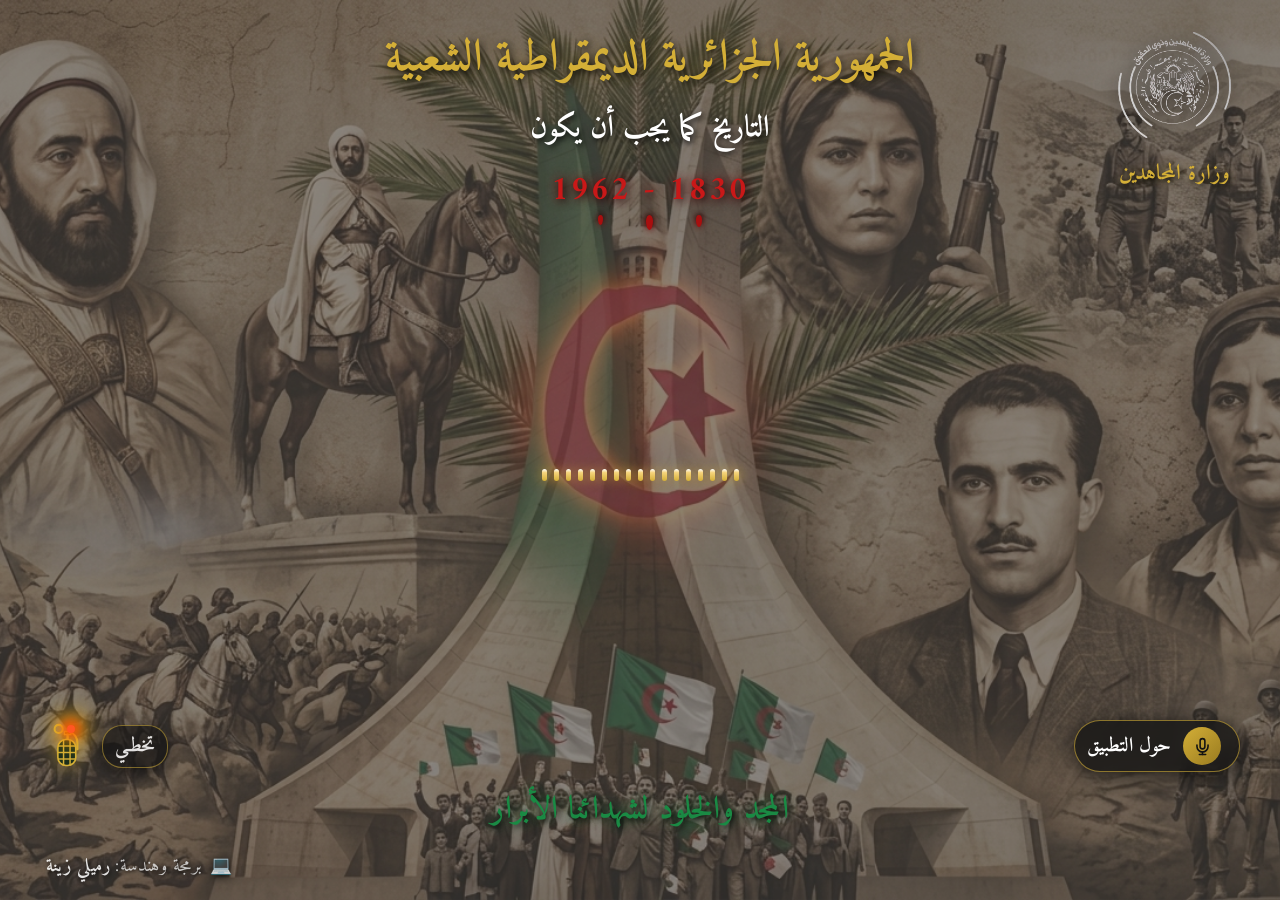
<file: index.html>
<!DOCTYPE html>
<html lang="ar" dir="rtl">
<head>
    <meta charset="UTF-8">
    <meta name="viewport" content="width=device-width, initial-scale=1.0">
    <title>الجمهورية الجزائرية الديمقراطية الشعبية</title>
    <link rel="stylesheet" href="style.css">
</head>
<body class="home-page">

    <div class="overlay"></div>

    <header class="top-header">
        <div class="logo-box">
            <img src="ministry-logo.jpg" alt="شعار وزارة المجاهدين" class="ministry-logo">
            <span class="logo-label">وزارة المجاهدين</span>
        </div>

        <div class="titles-box">
            <h1 class="main-country-title">الجمهورية الجزائرية الديمقراطية الشعبية</h1>
            <h2 class="sub-country-title">التاريخ كما يجب أن يكون</h2>
            
            <div class="revolution-era">
                <span class="era-years">1830 - 1962</span>
                <div class="blood-drops">
                    <span class="blood-drop drop-1"></span>
                    <span class="blood-drop drop-2"></span>
                    <span class="blood-drop drop-3"></span>
                </div>
            </div>
        </div>

        <div class="header-spacer"></div>
    </header>

    <!-- الأمواج الصوتية التفاعلية في الوسط -->
    <main class="waves-container" id="waves-trigger" title="اضغط لتشغيل أو إيقاف النشيد">
        <div class="wave-bar"></div>
        <div class="wave-bar"></div>
        <div class="wave-bar"></div>
        <div class="wave-bar"></div>
        <div class="wave-bar"></div>
        <div class="wave-bar"></div>
        <div class="wave-bar"></div>
        <div class="wave-bar"></div>
        <div class="wave-bar"></div>
        <div class="wave-bar"></div>
        <div class="wave-bar"></div>
        <div class="wave-bar"></div>
        <div class="wave-bar"></div>
        <div class="wave-bar"></div>
        <div class="wave-bar"></div>
        <div class="wave-bar"></div>
        <div class="wave-bar"></div>
    </main>

    <!-- المنطقة السفلية بالمستويات الثلاثة -->
    <footer class="bottom-section">
        <!-- المستوى 1: الأزرار المتقابلة -->
        <div class="action-buttons-row">
            <!-- اليمين: زر حول التطبيق -->
            <button class="about-mic-btn" id="about-btn" title="الاستماع إلى: حول التطبيق">
                <div class="mic-icon-box">
                    <svg class="mic-svg" viewBox="0 0 24 24" fill="none" stroke="currentColor" stroke-width="2" stroke-linecap="round" stroke-linejoin="round">
                        <path d="M12 2a3 3 0 0 0-3 3v7a3 3 0 0 0 6 0V5a3 3 0 0 0-3-3Z"></path>
                        <path d="M19 10v2a7 7 0 0 1-14 0v-2"></path>
                        <line x1="12" y1="19" x2="12" y2="22"></line>
                        <line x1="8" y1="22" x2="16" y2="22"></line>
                    </svg>
                    <div class="mic-pulse-ring"></div>
                </div>
                <span class="about-text">حول التطبيق</span>
            </button>

            <!-- اليسار: زر التخطي -->
           <a href="home.html" class="grenade-skip-btn" id="skip-btn" title="تخطي إلى الصفحة الرئيسية">
                <span class="skip-tooltip">تخطـي</span>
                <div class="grenade-wrapper">
                    <div class="spark spark-1"></div>
                    <div class="spark spark-2"></div>
                    <div class="spark spark-3"></div>
                    <div class="fuse-glow"></div>
                    
                    <svg class="grenade-svg" viewBox="0 0 64 64" fill="none" xmlns="http://www.w3.org/2000/svg">
                        <circle cx="23" cy="11" r="5" stroke="#d4af37" stroke-width="2.5" fill="none" />
                        <path d="M30 14H38V18H30Z" fill="#a37c15" stroke="#d4af37" stroke-width="1.5" />
                        <path d="M34 18V23" stroke="#d4af37" stroke-width="3" stroke-linecap="round" />
                        <path d="M37 15C42 16 46 22 46 28V36" stroke="#d4af37" stroke-width="2.5" stroke-linecap="round" fill="none" />
                        <rect x="22" y="24" width="22" height="32" rx="10" fill="#1b2e1b" stroke="#d4af37" stroke-width="2" />
                        <line x1="22" y1="32" x2="44" y2="32" stroke="#d4af37" stroke-width="1.8" />
                        <line x1="22" y1="40" x2="44" y2="40" stroke="#d4af37" stroke-width="1.8" />
                        <line x1="22" y1="48" x2="44" y2="48" stroke="#d4af37" stroke-width="1.8" />
                        <line x1="29" y1="24" x2="29" y2="56" stroke="#d4af37" stroke-width="1.8" />
                        <line x1="37" y1="24" x2="37" y2="56" stroke="#d4af37" stroke-width="1.8" />
                    </svg>
                </div>
            </a>
        </div>

        <!-- المستوى 2: جملة المجد والخلود في الوسط بالأخضر -->
        <div class="martyrs-quote-row">
            <p class="martyrs-quote">المجد والخلود لشهدائنا الأبرار</p>
        </div>

        <!-- المستوى 3: اللاصقة في أقصى اليسار بدون إطار -->
        <div class="developer-badge-row">
            <div class="developer-badge" title="المطوّرة">
                <span class="badge-icon">💻</span>
                <span class="badge-text">برمجة وهندسة: <strong>رميلي زينة</strong></span>
            </div>
        </div>
    </footer>

    <!-- ملفات الصوت -->
    <audio id="anthem-player" loop>
        <source src="lime nationnale.mp3" type="audio/mpeg">
    </audio>

    <audio id="about-player">
        <source src="À propos de l'application.mp3" type="audio/mpeg">
    </audio>

    <script src="main.js"></script>
</body>
</html>
</file>
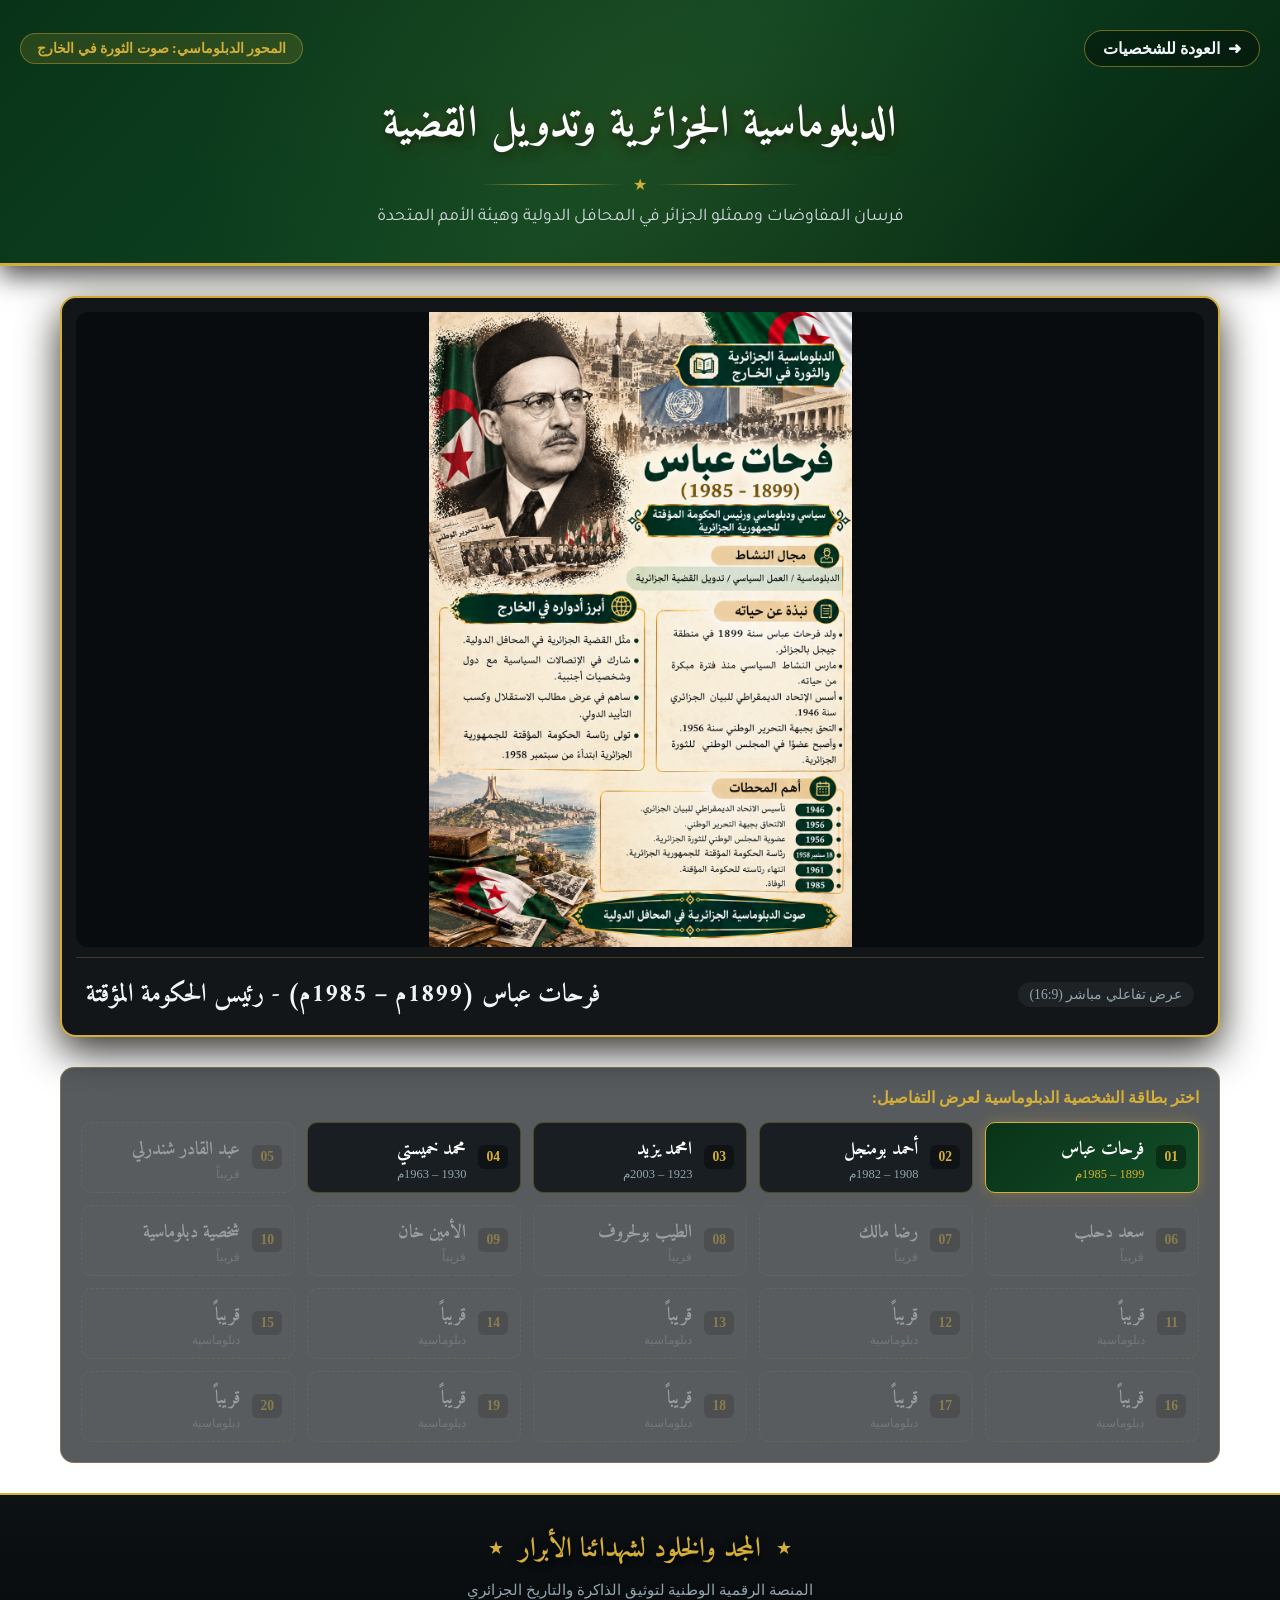
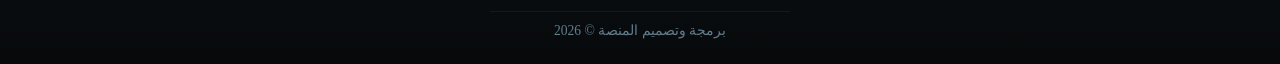
<file: diplomacy.html>
<!DOCTYPE html>
<html lang="ar" dir="rtl">
<head>
    <meta charset="UTF-8">
    <meta name="viewport" content="width=device-width, initial-scale=1.0">
    <title>الدبلوماسية الجزائرية والثورة في الخارج | التاريخ كما يجب أن يكون</title>
    <link rel="stylesheet" href="sections-style.css">
    <!-- الخطوط المعتمدة للمنصة -->
    <link rel="preconnect" href="https://fonts.googleapis.com">
    <link rel="preconnect" href="https://fonts.gstatic.com" crossorigin>
    <link href="https://fonts.googleapis.com/css2?family=Amiri:ital,wght@0,400;0,700;1,400;1,700&family=Tajawal:wght@400;500;700;800&display=swap" rel="stylesheet">
</head>
<body class="site-body">

    <!-- الترويسة الرسمية لمحور الدبلوماسية -->
    <header class="section-hero-header">
        <div class="header-overlay"></div>
        <div class="header-content-inner">
            <div class="header-top-nav">
                <a href="personalities.html" class="nav-return-btn">
                    <span class="btn-arrow">➜</span> العودة للشخصيات
                </a>
                <span class="header-badge">المحور الدبلوماسي: صوت الثورة في الخارج</span>
            </div>
            
            <div class="header-center-info">
                <h1 class="portal-main-title">الدبلوماسية الجزائرية وتدويل القضية</h1>
                <div class="title-separator">
                    <span class="sep-line"></span>
                    <span class="sep-star">★</span>
                    <span class="sep-line"></span>
                </div>
                <p class="portal-subtitle">فرسان المفاوضات وممثلو الجزائر في المحافل الدولية وهيئة الأمم المتحدة</p>
            </div>
        </div>
    </header>

    <!-- منطقة العارض التفاعلي المباشر (16:9) -->
    <main class="interactive-stage-container">
        
        <!-- 1. شاشة العرض العريضة 16:9 -->
        <section class="main-display-screen">
            <div class="screen-frame-16-9">
                <img id="mainViewerImg" src="diplomacy-cards/ferhat-abbas.png" alt="لوحة الشخصية الدبلوماسية" class="viewer-image">
            </div>
            <div class="screen-meta-bar">
                <div class="meta-tag">عرض تفاعلي مباشر (16:9)</div>
                <h2 id="mainViewerTitle" class="meta-title">فرحات عباس (1899م – 1985م) - رئيس الحكومة المؤقتة</h2>
            </div>
        </section>

        <!-- 2. شريط الكروت التفاعلي لاختيار الدبلوماسي -->
        <section class="selector-carousel-section">
            <div class="carousel-heading">
                <span>اختر بطاقة الشخصية الدبلوماسية لعرض التفاصيل:</span>
            </div>

            <div class="cards-carousel-track">
                
                <!-- 1. فرحات عباس (المحدد افتراضياً) -->
                <button class="selector-tile active" onclick="switchLeader(this, 'diplomacy-cards/ferhat-abbas.png', 'فرحات عباس (1899م – 1985م) - رئيس الحكومة المؤقتة')">
                    <div class="tile-number">01</div>
                    <div class="tile-info">
                        <strong class="tile-title">فرحات عباس</strong>
                        <span class="tile-years">1899 – 1985م</span>
                    </div>
                </button>

                <!-- 2. أحمد بومنجل -->
                <button class="selector-tile" onclick="switchLeader(this, 'diplomacy-cards/ahmed-boumendjel.png', 'أحمد بومنجل (1908م – 1982م) - مفاوض ومحامي الثورة')">
                    <div class="tile-number">02</div>
                    <div class="tile-info">
                        <strong class="tile-title">أحمد بومنجل</strong>
                        <span class="tile-years">1908 – 1982م</span>
                    </div>
                </button>

                <!-- 3. امحمد يزيد -->
                <button class="selector-tile" onclick="switchLeader(this, 'diplomacy-cards/mohamed-yazid.png', 'امحمد يزيد (1923م – 2003م) - وزير الإعلام وممثل الأمم المتحدة')">
                    <div class="tile-number">03</div>
                    <div class="tile-info">
                        <strong class="tile-title">امحمد يزيد</strong>
                        <span class="tile-years">1923 – 2003م</span>
                    </div>
                </button>

                <!-- 4. محمد خميستي -->
                <button class="selector-tile" onclick="switchLeader(this, 'diplomacy-cards/mohamed-khemisti.png', 'محمد خميستي (1930م – 1963م) - أول وزير خارجية بعد الاستقلال')">
                    <div class="tile-number">04</div>
                    <div class="tile-info">
                        <strong class="tile-title">محمد خميستي</strong>
                        <span class="tile-years">1930 – 1963م</span>
                    </div>
                </button>

                <!-- الخانات الشاغرة (قيد التجهيز) -->
                <div class="selector-tile disabled"><div class="tile-number">05</div><div class="tile-info"><strong class="tile-title">عبد القادر شندرلي</strong><span class="tile-years">قريباً</span></div></div>
                <div class="selector-tile disabled"><div class="tile-number">06</div><div class="tile-info"><strong class="tile-title">سعد دحلب</strong><span class="tile-years">قريباً</span></div></div>
                <div class="selector-tile disabled"><div class="tile-number">07</div><div class="tile-info"><strong class="tile-title">رضا مالك</strong><span class="tile-years">قريباً</span></div></div>
                <div class="selector-tile disabled"><div class="tile-number">08</div><div class="tile-info"><strong class="tile-title">الطيب بولحروف</strong><span class="tile-years">قريباً</span></div></div>
                <div class="selector-tile disabled"><div class="tile-number">09</div><div class="tile-info"><strong class="tile-title">الأمين خان</strong><span class="tile-years">قريباً</span></div></div>
                <div class="selector-tile disabled"><div class="tile-number">10</div><div class="tile-info"><strong class="tile-title">شخصية دبلوماسية</strong><span class="tile-years">قريباً</span></div></div>
                <div class="selector-tile disabled"><div class="tile-number">11</div><div class="tile-info"><strong class="tile-title">قريباً</strong><span class="tile-years">دبلوماسية</span></div></div>
                <div class="selector-tile disabled"><div class="tile-number">12</div><div class="tile-info"><strong class="tile-title">قريباً</strong><span class="tile-years">دبلوماسية</span></div></div>
                <div class="selector-tile disabled"><div class="tile-number">13</div><div class="tile-info"><strong class="tile-title">قريباً</strong><span class="tile-years">دبلوماسية</span></div></div>
                <div class="selector-tile disabled"><div class="tile-number">14</div><div class="tile-info"><strong class="tile-title">قريباً</strong><span class="tile-years">دبلوماسية</span></div></div>
                <div class="selector-tile disabled"><div class="tile-number">15</div><div class="tile-info"><strong class="tile-title">قريباً</strong><span class="tile-years">دبلوماسية</span></div></div>
                <div class="selector-tile disabled"><div class="tile-number">16</div><div class="tile-info"><strong class="tile-title">قريباً</strong><span class="tile-years">دبلوماسية</span></div></div>
                <div class="selector-tile disabled"><div class="tile-number">17</div><div class="tile-info"><strong class="tile-title">قريباً</strong><span class="tile-years">دبلوماسية</span></div></div>
                <div class="selector-tile disabled"><div class="tile-number">18</div><div class="tile-info"><strong class="tile-title">قريباً</strong><span class="tile-years">دبلوماسية</span></div></div>
                <div class="selector-tile disabled"><div class="tile-number">19</div><div class="tile-info"><strong class="tile-title">قريباً</strong><span class="tile-years">دبلوماسية</span></div></div>
                <div class="selector-tile disabled"><div class="tile-number">20</div><div class="tile-info"><strong class="tile-title">قريباً</strong><span class="tile-years">دبلوماسية</span></div></div>

            </div>
        </section>

    </main>

    <!-- التذييل الرسمي للمنصة -->
    <footer class="site-official-footer">
        <div class="footer-inner">
            <div class="footer-seal-emblem">
                <span class="emblem-star">★</span>
                <h3 class="footer-glory">المجد والخلود لشهدائنا الأبرار</h3>
                <span class="emblem-star">★</span>
            </div>
            <p class="footer-copy">المنصة الرقمية الوطنية لتوثيق الذاكرة والتاريخ الجزائري</p>
            <div class="developer-tag">برمجة وتصميم المنصة &copy; 2026</div>
        </div>
    </footer>

    <!-- سكريبت التبديل الفوري -->
    <script>
        function switchLeader(buttonElement, imagePath, titleText) {
            const allTiles = document.querySelectorAll('.selector-tile');
            allTiles.forEach(tile => tile.classList.remove('active'));

            buttonElement.classList.add('active');

            const viewerImg = document.getElementById('mainViewerImg');
            const viewerTitle = document.getElementById('mainViewerTitle');

            viewerImg.style.opacity = '0.2';
            setTimeout(() => {
                viewerImg.src = encodeURI(imagePath);
                viewerTitle.textContent = titleText;
                viewerImg.style.opacity = '1';
            }, 150);
        }
    </script>
</body>
</html>
</file>
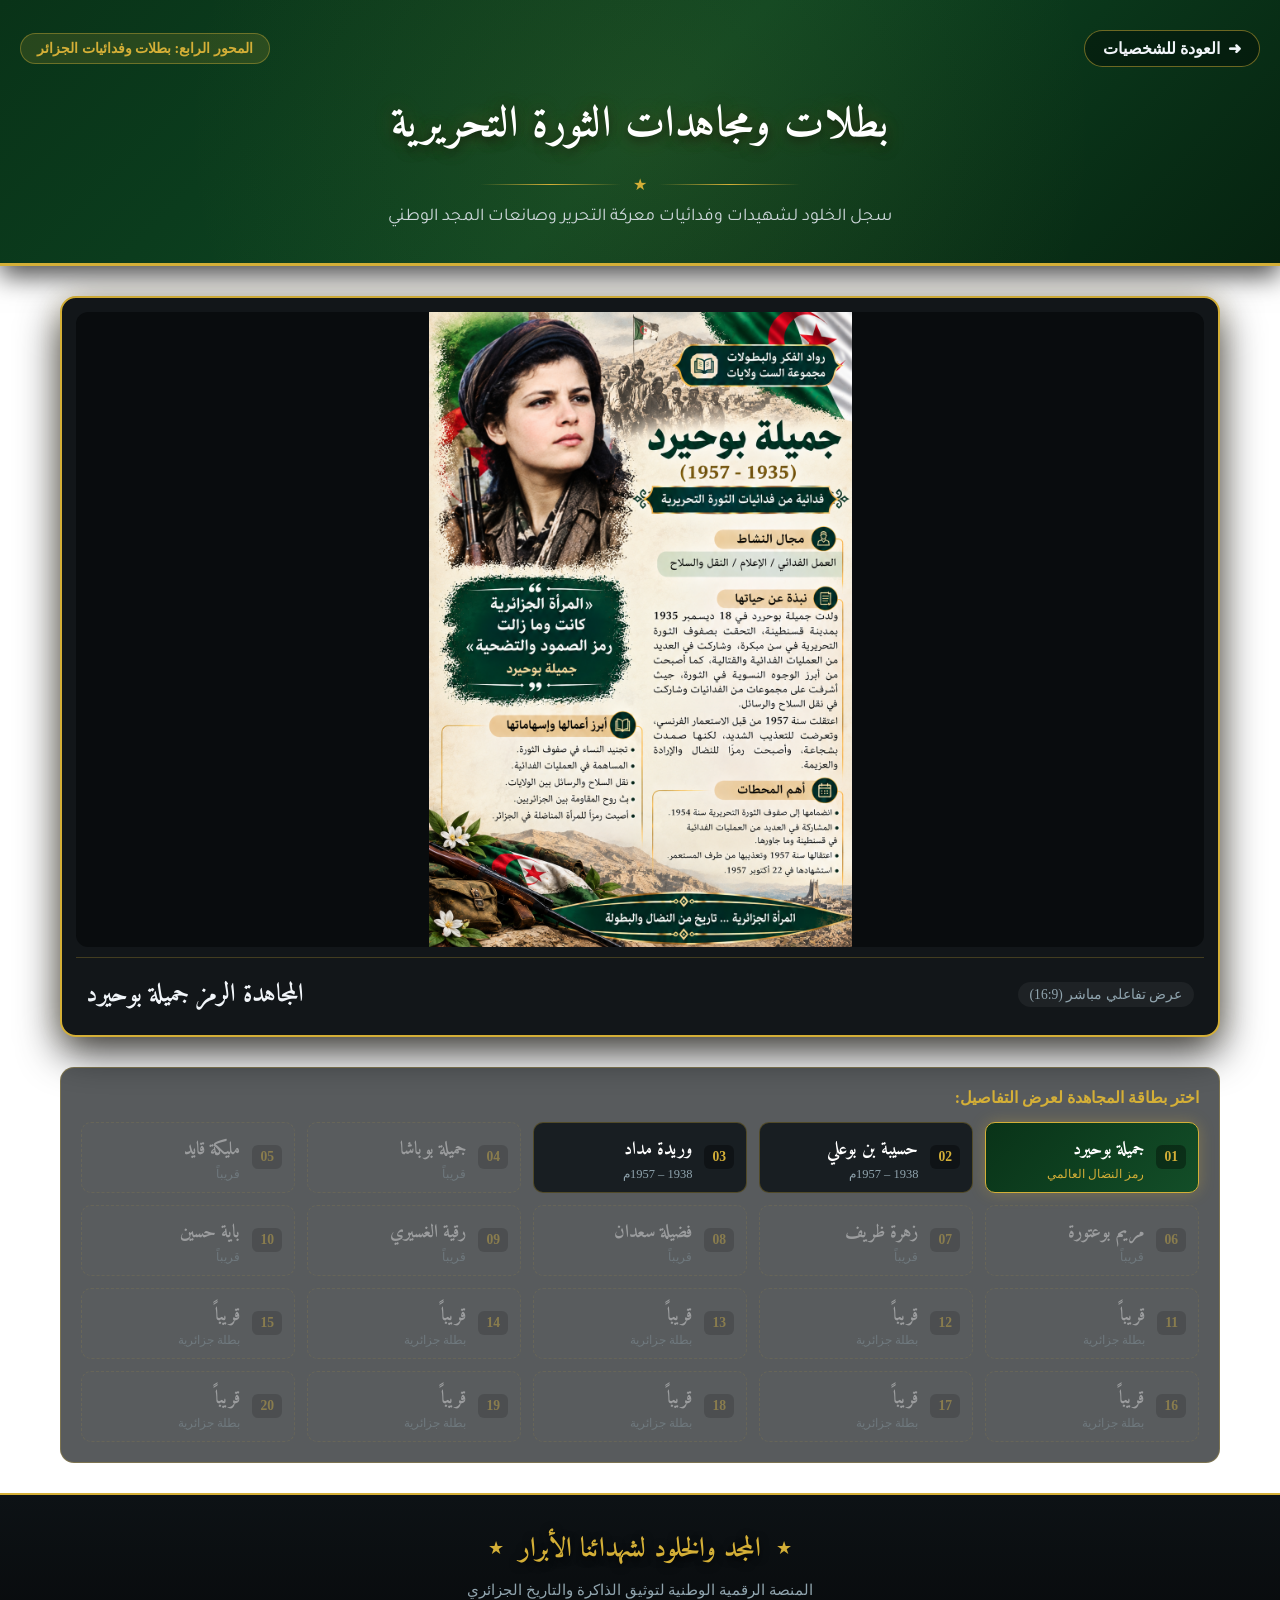
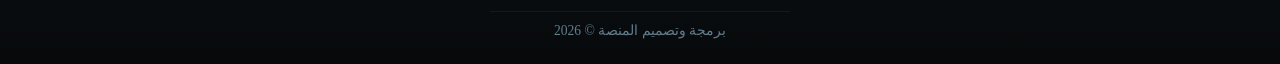
<file: heroines.html>
<!DOCTYPE html>
<html lang="ar" dir="rtl">
<head>
    <meta charset="UTF-8">
    <meta name="viewport" content="width=device-width, initial-scale=1.0">
    <title>بطلات وفدائيات الجزائر | التاريخ كما يجب أن يكون</title>
    <link rel="stylesheet" href="sections-style.css">
    <!-- استدعاء الخطوط العربية المعتمدة -->
    <link rel="preconnect" href="https://fonts.googleapis.com">
    <link rel="preconnect" href="https://fonts.gstatic.com" crossorigin>
    <link href="https://fonts.googleapis.com/css2?family=Amiri:ital,wght@0,400;0,700;1,400;1,700&family=Tajawal:wght@400;500;700;800&display=swap" rel="stylesheet">
</head>
<body class="site-body">

    <!-- الترويسة الملكية للمحور الرابع: بطلات الجزائر -->
    <header class="section-hero-header">
        <div class="header-overlay"></div>
        <div class="header-content-inner">
            <div class="header-top-nav">
                <a href="personalities.html" class="nav-return-btn">
                    <span class="btn-arrow">➜</span> العودة للشخصيات
                </a>
                <span class="header-badge">المحور الرابع: بطلات وفدائيات الجزائر</span>
            </div>
            
            <div class="header-center-info">
                <h1 class="portal-main-title">بطلات ومجاهدات الثورة التحريرية</h1>
                <div class="title-separator">
                    <span class="sep-line"></span>
                    <span class="sep-star">★</span>
                    <span class="sep-line"></span>
                </div>
                <p class="portal-subtitle">سجل الخلود لشهيدات وفدائيات معركة التحرير وصانعات المجد الوطني</p>
            </div>
        </div>
    </header>

    <!-- منطقة العارض التفاعلي المباشر (16:9) -->
    <main class="interactive-stage-container">
        
        <!-- 1. شاشة العرض العريضة 16:9 -->
        <section class="main-display-screen">
            <div class="screen-frame-16-9">
                <img id="mainViewerImg" src="heroines-cards/djamila-bouhired.png" alt="لوحة البطلة" class="viewer-image">
            </div>
            <div class="screen-meta-bar">
                <div class="meta-tag">عرض تفاعلي مباشر (16:9)</div>
                <h2 id="mainViewerTitle" class="meta-title">المجاهدة الرمز جميلة بوحيرد</h2>
            </div>
        </section>

        <!-- 2. شريط الكروت التفاعلي لاختيار البطلة -->
        <section class="selector-carousel-section">
            <div class="carousel-heading">
                <span>اختر بطاقة المجاهدة لعرض التفاصيل:</span>
            </div>

            <div class="cards-carousel-track">
                
                <!-- 1. جميلة بوحيرد (المحددة افتراضياً) -->
                <button class="selector-tile active" onclick="switchLeader(this, 'heroines-cards/djamila-bouhired.png', 'المجاهدة الرمز جميلة بوحيرد (أيقونة الفداء)')">
                    <div class="tile-number">01</div>
                    <div class="tile-info">
                        <strong class="tile-title">جميلة بوحيرد</strong>
                        <span class="tile-years">رمز النضال العالمي</span>
                    </div>
                </button>

                <!-- 2. حسيبة بن بوعلي -->
                <button class="selector-tile" onclick="switchLeader(this, 'heroines-cards/hassiba-ben-bouali.png', 'الشهيدة حسيبة بن بوعلي (1938م – 1957م)')">
                    <div class="tile-number">02</div>
                    <div class="tile-info">
                        <strong class="tile-title">حسيبة بن بوعلي</strong>
                        <span class="tile-years">1938 – 1957م</span>
                    </div>
                </button>

                <!-- 3. وريدة مداد -->
                <button class="selector-tile" onclick="switchLeader(this, 'heroines-cards/ourida-meddad.png', 'الشهيدة وريدة مداد (1938م – 1957م)')">
                    <div class="tile-number">03</div>
                    <div class="tile-info">
                        <strong class="tile-title">وريدة مداد</strong>
                        <span class="tile-years">1938 – 1957م</span>
                    </div>
                </button>

                <!-- 4. جميلة بوباشا -->
                <div class="selector-tile disabled"><div class="tile-number">04</div><div class="tile-info"><strong class="tile-title">جميلة بوباشا</strong><span class="tile-years">قريباً</span></div></div>

                <!-- 5. مليكة قايد -->
                <div class="selector-tile disabled"><div class="tile-number">05</div><div class="tile-info"><strong class="tile-title">مليكة قايد</strong><span class="tile-years">قريباً</span></div></div>

                <!-- 6. مريم بوعتورة -->
                <div class="selector-tile disabled"><div class="tile-number">06</div><div class="tile-info"><strong class="tile-title">مريم بوعتورة</strong><span class="tile-years">قريباً</span></div></div>

                <!-- 7. زهرة ظريف دريف -->
                <div class="selector-tile disabled"><div class="tile-number">07</div><div class="tile-info"><strong class="tile-title">زهرة ظريف</strong><span class="tile-years">قريباً</span></div></div>

                <!-- 8. فضيلة سعدان -->
                <div class="selector-tile disabled"><div class="tile-number">08</div><div class="tile-info"><strong class="tile-title">فضيلة سعدان</strong><span class="tile-years">قريباً</span></div></div>

                <!-- 9. رقية الغسيري -->
                <div class="selector-tile disabled"><div class="tile-number">09</div><div class="tile-info"><strong class="tile-title">رقية الغسيري</strong><span class="tile-years">قريباً</span></div></div>

                <!-- 10. باية حسين -->
                <div class="selector-tile disabled"><div class="tile-number">10</div><div class="tile-info"><strong class="tile-title">باية حسين</strong><span class="tile-years">قريباً</span></div></div>

                <!-- الخانات الشاغرة من 11 إلى 20 -->
                <div class="selector-tile disabled"><div class="tile-number">11</div><div class="tile-info"><strong class="tile-title">قريباً</strong><span class="tile-years">بطلة جزائرية</span></div></div>
                <div class="selector-tile disabled"><div class="tile-number">12</div><div class="tile-info"><strong class="tile-title">قريباً</strong><span class="tile-years">بطلة جزائرية</span></div></div>
                <div class="selector-tile disabled"><div class="tile-number">13</div><div class="tile-info"><strong class="tile-title">قريباً</strong><span class="tile-years">بطلة جزائرية</span></div></div>
                <div class="selector-tile disabled"><div class="tile-number">14</div><div class="tile-info"><strong class="tile-title">قريباً</strong><span class="tile-years">بطلة جزائرية</span></div></div>
                <div class="selector-tile disabled"><div class="tile-number">15</div><div class="tile-info"><strong class="tile-title">قريباً</strong><span class="tile-years">بطلة جزائرية</span></div></div>
                <div class="selector-tile disabled"><div class="tile-number">16</div><div class="tile-info"><strong class="tile-title">قريباً</strong><span class="tile-years">بطلة جزائرية</span></div></div>
                <div class="selector-tile disabled"><div class="tile-number">17</div><div class="tile-info"><strong class="tile-title">قريباً</strong><span class="tile-years">بطلة جزائرية</span></div></div>
                <div class="selector-tile disabled"><div class="tile-number">18</div><div class="tile-info"><strong class="tile-title">قريباً</strong><span class="tile-years">بطلة جزائرية</span></div></div>
                <div class="selector-tile disabled"><div class="tile-number">19</div><div class="tile-info"><strong class="tile-title">قريباً</strong><span class="tile-years">بطلة جزائرية</span></div></div>
                <div class="selector-tile disabled"><div class="tile-number">20</div><div class="tile-info"><strong class="tile-title">قريباً</strong><span class="tile-years">بطلة جزائرية</span></div></div>

            </div>
        </section>

    </main>

    <!-- التذييل الرسمي للمنصة -->
    <footer class="site-official-footer">
        <div class="footer-inner">
            <div class="footer-seal-emblem">
                <span class="emblem-star">★</span>
                <h3 class="footer-glory">المجد والخلود لشهدائنا الأبرار</h3>
                <span class="emblem-star">★</span>
            </div>
            <p class="footer-copy">المنصة الرقمية الوطنية لتوثيق الذاكرة والتاريخ الجزائري</p>
            <div class="developer-tag">برمجة وتصميم المنصة &copy; 2026</div>
        </div>
    </footer>

    <!-- سكريبت التبديل الفوري والانسيابي -->
    <script>
        function switchLeader(buttonElement, imagePath, titleText) {
            const allTiles = document.querySelectorAll('.selector-tile');
            allTiles.forEach(tile => tile.classList.remove('active'));

            buttonElement.classList.add('active');

            const viewerImg = document.getElementById('mainViewerImg');
            const viewerTitle = document.getElementById('mainViewerTitle');

            viewerImg.style.opacity = '0.2';
            setTimeout(() => {
                viewerImg.src = encodeURI(imagePath);
                viewerTitle.textContent = titleText;
                viewerImg.style.opacity = '1';
            }, 150);
        }
    </script>
</body>
</html>
</file>
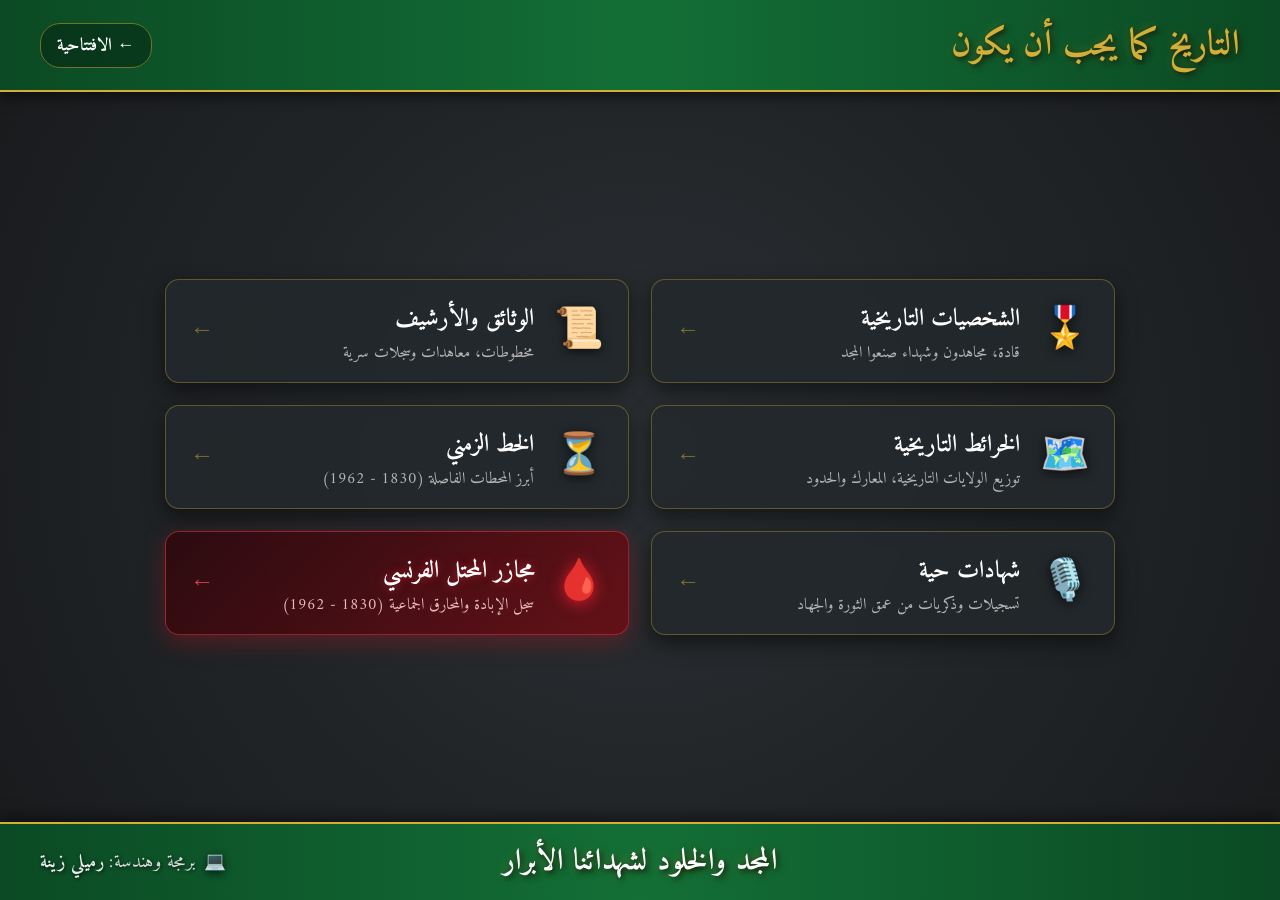
<file: home.html>
<!DOCTYPE html>
<html lang="ar" dir="rtl">
<head>
    <meta charset="UTF-8">
    <meta name="viewport" content="width=device-width, initial-scale=1.0">
    <title>التاريخ كما يجب أن يكون - المنصة الرئيسية</title>
    <link rel="stylesheet" href="home-style.css">
</head>
<body class="main-platform-page">

    <!-- رأس الصفحة الأخضر -->
    <header class="main-header">
        <div class="header-right">
            <h1 class="portal-heading">التاريخ كما يجب أن يكون</h1>
        </div>
        <div class="header-left">
            <a href="index.html" class="back-link" title="العودة للافتتاحية">← الافتتاحية</a>
        </div>
    </header>

    <!-- منطقة الكروت المرتبة (2 - 2 - 2) -->
    <main class="cards-layout-area">
        <div class="cards-grid">
            
            <!-- الصف الأول: كرت 1 و كرت 2 -->
            <a href="personalities.html" class="h-card">
                <div class="card-icon">🎖️</div>
                <div class="card-details">
                    <h3 class="card-title">الشخصيات التاريخية</h3>
                    <p class="card-subtitle">قادة، مجاهدون وشهداء صنعوا المجد</p>
                </div>
                <span class="card-arrow">←</span>
            </a>

            <a href="archives.html" class="h-card">
                <div class="card-icon">📜</div>
                <div class="card-details">
                    <h3 class="card-title">الوثائق والأرشيف</h3>
                    <p class="card-subtitle">مخطوطات، معاهدات وسجلات سرية</p>
                </div>
                <span class="card-arrow">←</span>
            </a>

            <!-- الصف الثاني: كرت 3 و كرت 4 -->
            <a href="maps.html" class="h-card">
                <div class="card-icon">🗺️</div>
                <div class="card-details">
                    <h3 class="card-title">الخرائط التاريخية</h3>
                    <p class="card-subtitle">توزيع الولايات التاريخية، المعارك والحدود</p>
                </div>
                <span class="card-arrow">←</span>
            </a>

            <a href="timeline.html" class="h-card">
                <div class="card-icon">⏳</div>
                <div class="card-details">
                    <h3 class="card-title">الخط الزمني</h3>
                    <p class="card-subtitle">أبرز المحطات الفاصلة (1830 - 1962)</p>
                </div>
                <span class="card-arrow">←</span>
            </a>

            <!-- الصف الثالث: كرت 5 و كرت المجازر الاستثنائي (أحمر وتفاعلي) -->
            <a href="testimonies.html" class="h-card">
                <div class="card-icon">🎙️</div>
                <div class="card-details">
                    <h3 class="card-title">شهادات حية</h3>
                    <p class="card-subtitle">تسجيلات وذكريات من عمق الثورة والجهاد</p>
                </div>
                <span class="card-arrow">←</span>
            </a>

            <!-- كرت مجازر المحتل الفرنسي الاستثنائي -->
            <a href="massacres.html" class="h-card card-massacres-special">
                <div class="blood-drip-container">
                    <span class="blood-drop d1"></span>
                    <span class="blood-drop d2"></span>
                    <span class="blood-drop d3"></span>
                    <span class="blood-drop d4"></span>
                    <span class="blood-drop d5"></span>
                </div>
                <div class="card-icon icon-blood">🩸</div>
                <div class="card-details">
                    <h3 class="card-title title-blood">مجازر المحتل الفرنسي</h3>
                    <p class="card-subtitle subtitle-blood">سجل الإبادة والمحارق الجماعية (1830 - 1962)</p>
                </div>
                <span class="card-arrow arrow-blood">←</span>
            </a>

        </div>
    </main>

    <!-- تذييل الصفحة الأخضر -->
    <footer class="main-footer">
        <div class="footer-spacer"></div>

        <div class="footer-center">
            <p class="footer-quote">المجد والخلود لشهدائنا الأبرار</p>
        </div>

        <div class="footer-left">
            <div class="developer-badge" title="المطوّرة">
                <span class="badge-icon">💻</span>
                <span class="badge-text">برمجة وهندسة: <strong>رميلي زينة</strong></span>
            </div>
        </div>
    </footer>

    <script src="home-main.js"></script>
</body>
</html>
</file>
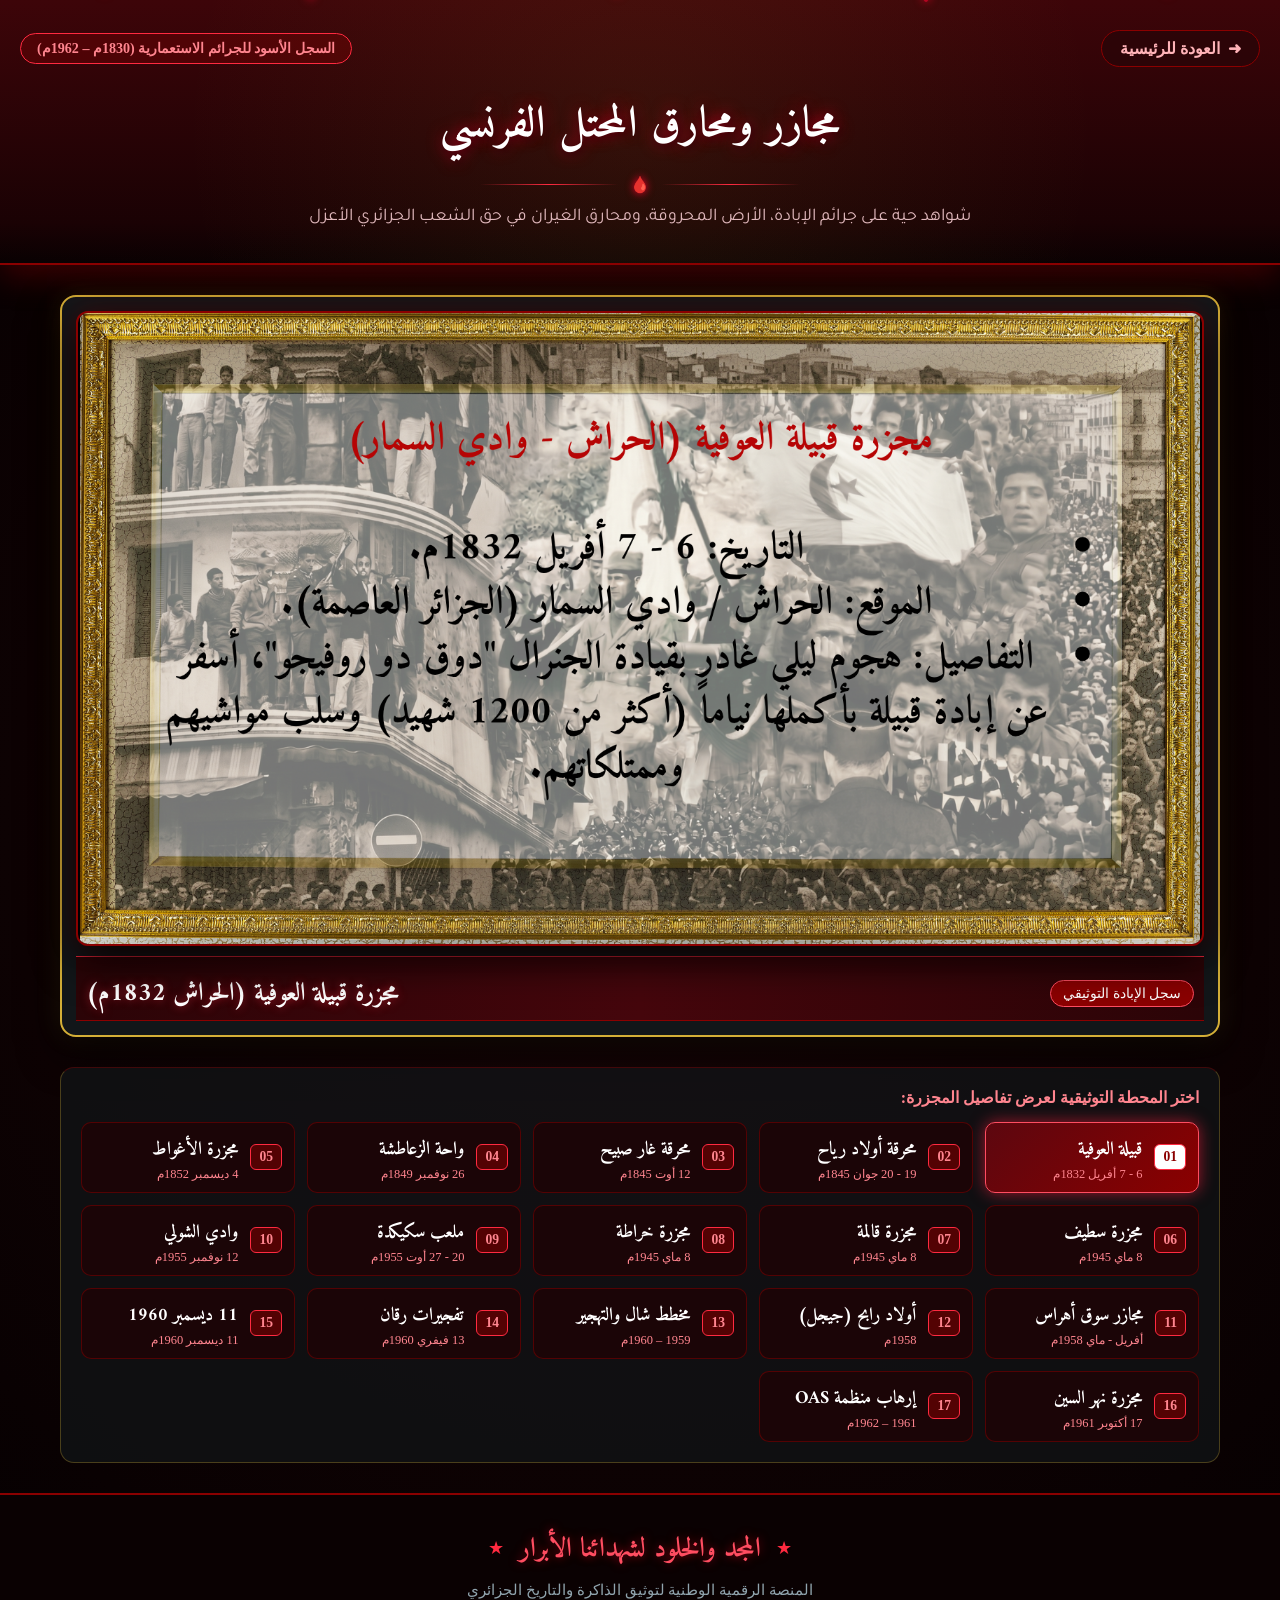
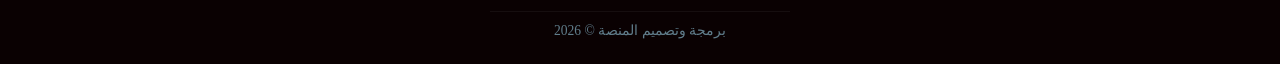
<file: massacres.html>
<!DOCTYPE html>
<html lang="ar" dir="rtl">
<head>
    <meta charset="UTF-8">
    <meta name="viewport" content="width=device-width, initial-scale=1.0">
    <title>سجل المجازر والمحارق الاستعمارية (1830 - 1962) | التاريخ كما يجب أن يكون</title>
    <link rel="stylesheet" href="sections-style.css">
    <!-- الخطوط المعتمدة -->
    <link rel="preconnect" href="https://fonts.googleapis.com">
    <link rel="preconnect" href="https://fonts.gstatic.com" crossorigin>
    <link href="https://fonts.googleapis.com/css2?family=Amiri:ital,wght@0,400;0,700;1,400;1,700&family=Tajawal:wght@400;500;700;800&display=swap" rel="stylesheet">

    <style>
        /* ===================================================
           الهوية البصرية الجنائزية لمحور المجازر (دموي / مأساوي)
           =================================================== */
        body.massacres-theme {
            background: radial-gradient(circle at center, #1a0507 0%, #0d0203 60%, #050001 100%) !important;
            color: #f5e8e8;
        }

        /* ترويسة الصفحة بالأحمر القاتم والأسود */
        .massacres-theme .section-hero-header {
            background: linear-gradient(180deg, #3d0509 0%, #1a0204 85%, transparent 100%);
            border-bottom: 2px solid #8b0000;
            box-shadow: 0 10px 30px rgba(139, 0, 0, 0.4);
            position: relative;
            overflow: hidden;
        }

        /* تأثير قطرات الدماء في الترويسة */
        .header-blood-drips {
            position: absolute;
            top: 0;
            left: 0;
            width: 100%;
            height: 100%;
            pointer-events: none;
            overflow: hidden;
            z-index: 1;
        }

        .h-blood-drop {
            position: absolute;
            top: -20px;
            width: 6px;
            height: 18px;
            background: #d90429;
            border-radius: 50% 50% 60% 60%;
            box-shadow: 0 0 10px #ff002b;
            opacity: 0.75;
            animation: fallBloodHeader 3s infinite ease-in;
        }

        .h-blood-drop.b1 { left: 8%; animation-delay: 0.2s; width: 5px; height: 14px; }
        .h-blood-drop.b2 { left: 24%; animation-delay: 1.4s; width: 7px; height: 20px; }
        .h-blood-drop.b3 { left: 48%; animation-delay: 0.7s; width: 6px; height: 16px; }
        .h-blood-drop.b4 { left: 72%; animation-delay: 2.1s; width: 8px; height: 22px; }
        .h-blood-drop.b5 { left: 91%; animation-delay: 1.1s; width: 5px; height: 15px; }

        @keyframes fallBloodHeader {
            0% { top: -20px; transform: scaleY(1); opacity: 0.8; }
            70% { top: 75%; transform: scaleY(1.4); opacity: 0.9; }
            100% { top: 110%; transform: scaleY(0.5); opacity: 0; }
        }

        /* زر العودة وشارة الترويسة */
        .massacres-theme .nav-return-btn {
            border-color: #8b0000;
            background: rgba(40, 5, 8, 0.7);
            color: #ffb3b8;
        }
        .massacres-theme .nav-return-btn:hover {
            background: #8b0000;
            color: #ffffff;
            box-shadow: 0 0 14px rgba(255, 0, 43, 0.6);
        }

        .massacres-theme .header-badge {
            background: rgba(139, 0, 0, 0.3);
            border-color: #ff2a40;
            color: #ff858f;
        }

        .massacres-theme .portal-main-title {
            color: #ffffff;
            text-shadow: 0 0 15px rgba(255, 0, 43, 0.7), 2px 2px 8px #000000;
        }

        .massacres-theme .sep-line {
            background: linear-gradient(90deg, transparent, #ff2a40, transparent);
        }
        .massacres-theme .sep-star {
            color: #ff2a40;
            text-shadow: 0 0 8px #ff002b;
        }

        .massacres-theme .portal-subtitle {
            color: #e0b8bc;
        }

        /* شاشة العرض العريضة 16:9 */
        .massacres-theme .screen-frame-16-9 {
            border: 2px solid #8b0000;
            box-shadow: 0 15px 40px rgba(0, 0, 0, 0.9), 0 0 25px rgba(139, 0, 0, 0.4);
            background: #000000;
        }

        .massacres-theme .screen-meta-bar {
            background: linear-gradient(90deg, #2b0407, #45060c, #2b0407);
            border-top: 1px solid #ff2a40;
            border-bottom: 1px solid #8b0000;
        }

        .massacres-theme .meta-tag {
            background: #8b0000;
            color: #ffffff;
            border: 1px solid #ff4d61;
        }

        .massacres-theme .meta-title {
            color: #ffffff;
            text-shadow: 0 0 8px rgba(255, 50, 70, 0.5);
        }

        /* شريط البلاطات التفاعلي */
        .massacres-theme .selector-carousel-section {
            border-top: 1px solid rgba(139, 0, 0, 0.4);
        }

        .massacres-theme .carousel-heading span {
            color: #ff858f;
        }

        .massacres-theme .selector-tile {
            background: rgba(30, 4, 7, 0.85);
            border-color: rgba(139, 0, 0, 0.5);
            color: #f0d0d4;
        }

        .massacres-theme .selector-tile:hover {
            border-color: #ff334b;
            background: rgba(60, 8, 14, 0.95);
            box-shadow: 0 6px 18px rgba(255, 0, 43, 0.35);
        }

        .massacres-theme .selector-tile.active {
            background: linear-gradient(135deg, #5c070f, #8b0000) !important;
            border-color: #ff4d61 !important;
            box-shadow: 0 0 16px rgba(255, 30, 60, 0.6) !important;
        }

        .massacres-theme .selector-tile .tile-number {
            background: rgba(139, 0, 0, 0.5);
            color: #ff858f;
            border: 1px solid #ff2a40;
        }

        .massacres-theme .selector-tile.active .tile-number {
            background: #ffffff;
            color: #8b0000;
        }

        .massacres-theme .selector-tile .tile-title {
            color: #ffffff;
        }

        .massacres-theme .selector-tile .tile-years {
            color: #ff858f;
        }

        /* التذييل الجنائزي */
        .massacres-theme .site-official-footer {
            background: #0a0102;
            border-top: 2px solid #8b0000;
        }

        .massacres-theme .footer-glory {
            color: #ff4d61;
            text-shadow: 0 0 10px rgba(255, 0, 43, 0.5);
        }

        .massacres-theme .emblem-star {
            color: #ff2a40;
        }
    </style>
</head>
<body class="site-body massacres-theme">

    <!-- الترويسة المأساوية مع تأثير الدماء -->
    <header class="section-hero-header">
        <div class="header-blood-drips">
            <span class="h-blood-drop b1"></span>
            <span class="h-blood-drop b2"></span>
            <span class="h-blood-drop b3"></span>
            <span class="h-blood-drop b4"></span>
            <span class="h-blood-drop b5"></span>
        </div>
        <div class="header-overlay"></div>
        <div class="header-content-inner">
            <div class="header-top-nav">
                <a href="home.html" class="nav-return-btn">
                    <span class="btn-arrow">➜</span> العودة للرئيسية
                </a>
                <span class="header-badge">السجل الأسود للجرائم الاستعمارية (1830م – 1962م)</span>
            </div>
            
            <div class="header-center-info">
                <h1 class="portal-main-title">مجازر ومحارق المحتل الفرنسي</h1>
                <div class="title-separator">
                    <span class="sep-line"></span>
                    <span class="sep-star">🩸</span>
                    <span class="sep-line"></span>
                </div>
                <p class="portal-subtitle">شواهد حية على جرائم الإبادة، الأرض المحروقة، ومحارق الغيران في حق الشعب الجزائري الأعزل</p>
            </div>
        </div>
    </header>

    <!-- منطقة العارض التفاعلي المباشر (16:9) -->
    <main class="interactive-stage-container">
        
        <!-- 1. شاشة العرض العريضة 16:9 -->
        <section class="main-display-screen">
            <div class="screen-frame-16-9">
                <img id="mainViewerImg" src="massacre/massacre-el-oufia.png" alt="وثيقة المجزرة التاريخية" class="viewer-image">
            </div>
            <div class="screen-meta-bar">
                <div class="meta-tag">سجل الإبادة التوثيقي</div>
                <h2 id="mainViewerTitle" class="meta-title">مجزرة قبيلة العوفية (الحراش 1832م)</h2>
            </div>
        </section>

        <!-- 2. شريط المجازر التفاعلي (17 محطة موثقة) -->
        <section class="selector-carousel-section">
            <div class="carousel-heading">
                <span>اختر المحطة التوثيقية لعرض تفاصيل المجزرة:</span>
            </div>

            <div class="cards-carousel-track">
                
                <!-- 01. العوفية -->
                <button class="selector-tile active" onclick="switchMassacre(this, 'massacre/massacre-el-oufia.png', 'مجزرة قبيلة العوفية (الحراش 1832م)')">
                    <div class="tile-number">01</div>
                    <div class="tile-info">
                        <strong class="tile-title">قبيلة العوفية</strong>
                        <span class="tile-years">6 - 7 أفريل 1832م</span>
                    </div>
                </button>

                <!-- 02. محرقة الظهرة (بيليسي) -->
                <button class="selector-tile" onclick="switchMassacre(this, 'massacre/massacre-dahra-pelissier.png', 'محرقة غار الفراشيش - أولاد رياح بالظهرة (1845م)')">
                    <div class="tile-number">02</div>
                    <div class="tile-info">
                        <strong class="tile-title">محرقة أولاد رياح</strong>
                        <span class="tile-years">19 - 20 جوان 1845م</span>
                    </div>
                </button>

                <!-- 03. غار صبيح -->
                <button class="selector-tile" onclick="switchMassacre(this, 'massacre/massacre-ghor-sbeih.png', 'محرقة غار الببيبان - قبيلة صبيح بالظهرة (1845م)')">
                    <div class="tile-number">03</div>
                    <div class="tile-info">
                        <strong class="tile-title">محرقة غار صبيح</strong>
                        <span class="tile-years">12 أوت 1845م</span>
                    </div>
                </button>

                <!-- 04. الزعاطشة -->
                <button class="selector-tile" onclick="switchMassacre(this, 'massacre/massacre-zaatcha-1849.png', 'مجزرة وإبادة واحة الزعاطشة (بسكرة 1849م)')">
                    <div class="tile-number">04</div>
                    <div class="tile-info">
                        <strong class="tile-title">واحة الزعاطشة</strong>
                        <span class="tile-years">26 نوفمبر 1849م</span>
                    </div>
                </button>

                <!-- 05. الأغواط -->
                <button class="selector-tile" onclick="switchMassacre(this, 'massacre/massacre-laghouat-1852.png', 'مجزرة ومحرقة الأغواط - عام الشكارة (1852م)')">
                    <div class="tile-number">05</div>
                    <div class="tile-info">
                        <strong class="tile-title">مجزرة الأغواط</strong>
                        <span class="tile-years">4 ديسمبر 1852م</span>
                    </div>
                </button>

                <!-- 06. سطيف -->
                <button class="selector-tile" onclick="switchMassacre(this, 'massacre/massacre-setif-1945.png', 'مجازر 8 ماي 1945 - محطة سطيف واستشهاد سعال بوزيد')">
                    <div class="tile-number">06</div>
                    <div class="tile-info">
                        <strong class="tile-title">مجزرة سطيف</strong>
                        <span class="tile-years">8 ماي 1945م</span>
                    </div>
                </button>

                <!-- 07. قالمة -->
                <button class="selector-tile" onclick="switchMassacre(this, 'massacre/massacre-guelma-1945.png', 'مجازر 8 ماي 1945 - أفران الجير بقالمة وكاف البومبة')">
                    <div class="tile-number">07</div>
                    <div class="tile-info">
                        <strong class="tile-title">مجزرة قالمة</strong>
                        <span class="tile-years">8 ماي 1945م</span>
                    </div>
                </button>

                <!-- 08. خراطة -->
                <button class="selector-tile" onclick="switchMassacre(this, 'massacre/massacre-kherrata-1945.png', 'مجازر 8 ماي 1945 - مضائق شعبة الآخرة بخراطة')">
                    <div class="tile-number">08</div>
                    <div class="tile-info">
                        <strong class="tile-title">مجزرة خراطة</strong>
                        <span class="tile-years">8 ماي 1945م</span>
                    </div>
                </button>

                <!-- 09. سكيكدة والشمال القسنطيني -->
                <button class="selector-tile" onclick="switchMassacre(this, 'massacre/massacre-skikda-1955.png', 'مجازر ملعب سكيكدة والشمال القسنطيني الانتقامية (1955م)')">
                    <div class="tile-number">09</div>
                    <div class="tile-info">
                        <strong class="tile-title">ملعب سكيكدة</strong>
                        <span class="tile-years">20 - 27 أوت 1955م</span>
                    </div>
                </button>

                <!-- 10. وادي الشولي -->
                <button class="selector-tile" onclick="switchMassacre(this, 'massacre/massacre-oued-chouli-1955.png', 'مجزرة وادي الشولي بتلمسان (1955م)')">
                    <div class="tile-number">10</div>
                    <div class="tile-info">
                        <strong class="tile-title">وادي الشولي</strong>
                        <span class="tile-years">12 نوفمبر 1955م</span>
                    </div>
                </button>

                <!-- 11. سوق أهراس وخط موريس -->
                <button class="selector-tile" onclick="switchMassacre(this, 'massacre/massacre-souk-ahras-1958.png', 'مجازر خط موريس وسوق أهراس (1958م)')">
                    <div class="tile-number">11</div>
                    <div class="tile-info">
                        <strong class="tile-title">مجازر سوق أهراس</strong>
                        <span class="tile-years">أفريل - ماي 1958م</span>
                    </div>
                </button>

                <!-- 12. أولاد رابح جيجل -->
                <button class="selector-tile" onclick="switchMassacre(this, 'massacre/massacre-ouled-rabah-1958.png', 'مجزرة وقصف أولاد رابح بالنابالم - جيجل (1958م)')">
                    <div class="tile-number">12</div>
                    <div class="tile-info">
                        <strong class="tile-title">أولاد رابح (جيجل)</strong>
                        <span class="tile-years">1958م</span>
                    </div>
                </button>

                <!-- 13. مخطط شال والتهجير -->
                <button class="selector-tile" onclick="switchMassacre(this, 'massacre/massacres-plan-challe.png', 'جرائم مخطط شال العسكري والمحتشدات القسرية (1959 - 1960م)')">
                    <div class="tile-number">13</div>
                    <div class="tile-info">
                        <strong class="tile-title">مخطط شال والتهجير</strong>
                        <span class="tile-years">1959 – 1960م</span>
                    </div>
                </button>

                <!-- 14. تفجيرات رقان النووية -->
                <button class="selector-tile" onclick="switchMassacre(this, 'massacre/massacre-reggane-nucleaire.png', 'تفجيرات رقان النووية وجرائم الإشعاع الذري (1960م)')">
                    <div class="tile-number">14</div>
                    <div class="tile-info">
                        <strong class="tile-title">تفجيرات رقان</strong>
                        <span class="tile-years">13 فيفري 1960م</span>
                    </div>
                </button>

                <!-- 15. مظاهرات 11 ديسمبر 1960 -->
                <button class="selector-tile" onclick="switchMassacre(this, 'massacre/massacre-11-decembre-1960.png', 'مجازر قمع مظاهرات 11 ديسمبر 1960 التاريخية')">
                    <div class="tile-number">15</div>
                    <div class="tile-info">
                        <strong class="tile-title">11 ديسمبر 1960</strong>
                        <span class="tile-years">11 ديسمبر 1960م</span>
                    </div>
                </button>

                <!-- 16. نهر السين بباريس -->
                <button class="selector-tile" onclick="switchMassacre(this, 'massacre/massacre-17-octobre-1961.png', 'مجزرة نهر السين بباريس وقمع مسيرة 17 أكتوبر 1961')">
                    <div class="tile-number">16</div>
                    <div class="tile-info">
                        <strong class="tile-title">مجزرة نهر السين</strong>
                        <span class="tile-years">17 أكتوبر 1961م</span>
                    </div>
                </button>

                <!-- 17. منظمة الجيش السري OAS -->
                <button class="selector-tile" onclick="switchMassacre(this, 'massacre/massacres-oas-1962.png', 'مجازر وتفجيرات منظمة الجيش السري الإرهابية OAS (1961 - 1962م)')">
                    <div class="tile-number">17</div>
                    <div class="tile-info">
                        <strong class="tile-title">إرهاب منظمة OAS</strong>
                        <span class="tile-years">1961 – 1962م</span>
                    </div>
                </button>

            </div>
        </section>

    </main>

    <!-- التذييل الرسمي -->
    <footer class="site-official-footer">
        <div class="footer-inner">
            <div class="footer-seal-emblem">
                <span class="emblem-star">★</span>
                <h3 class="footer-glory">المجد والخلود لشهدائنا الأبرار</h3>
                <span class="emblem-star">★</span>
            </div>
            <p class="footer-copy">المنصة الرقمية الوطنية لتوثيق الذاكرة والتاريخ الجزائري</p>
            <div class="developer-tag">برمجة وتصميم المنصة &copy; 2026</div>
        </div>
    </footer>

    <!-- سكريبت التبديل السلس للشاشة العريضة -->
    <script>
        function switchMassacre(buttonElement, imagePath, titleText) {
            const allTiles = document.querySelectorAll('.selector-tile');
            allTiles.forEach(tile => tile.classList.remove('active'));

            buttonElement.classList.add('active');

            const viewerImg = document.getElementById('mainViewerImg');
            const viewerTitle = document.getElementById('mainViewerTitle');

            viewerImg.style.opacity = '0.2';
            setTimeout(() => {
                viewerImg.src = encodeURI(imagePath);
                viewerTitle.textContent = titleText;
                viewerImg.style.opacity = '1';
            }, 140);
        }
    </script>
</body>
</html>
</file>
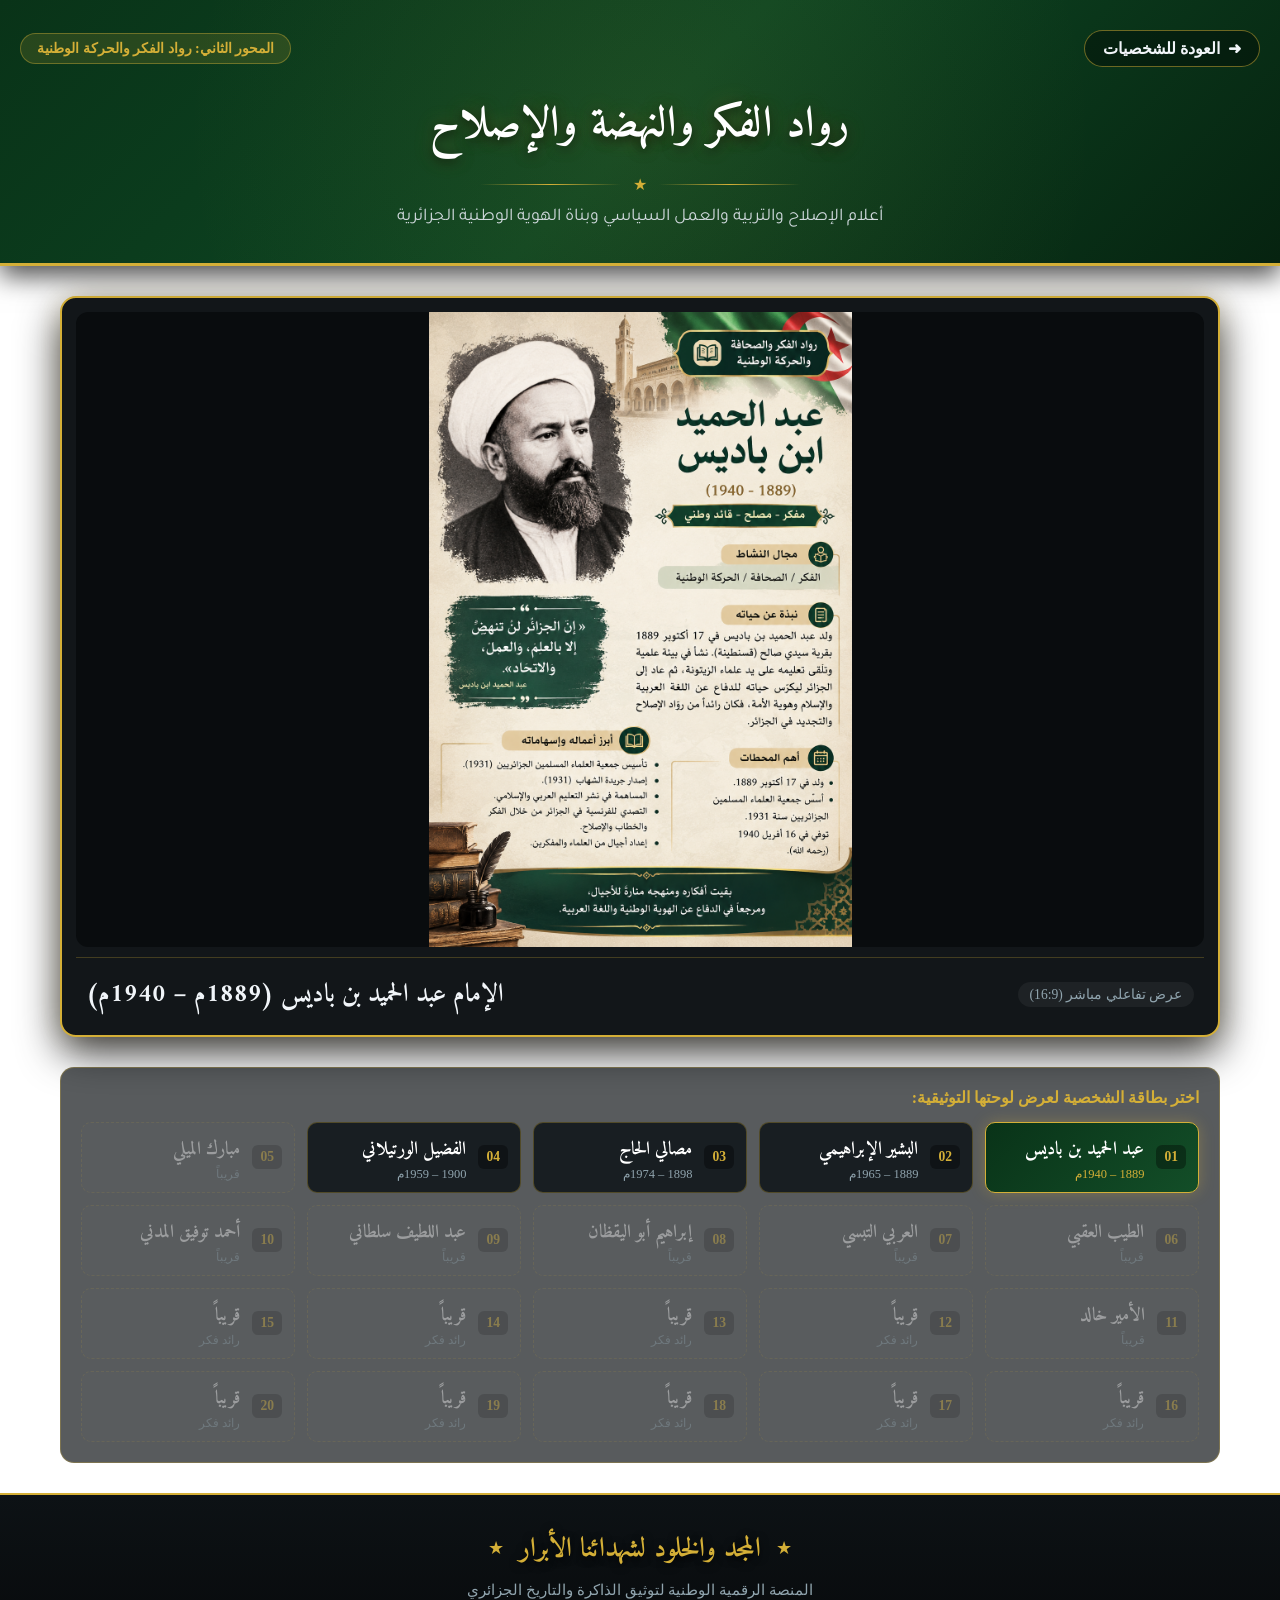
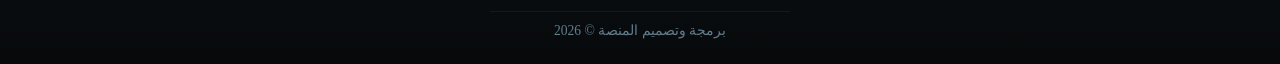
<file: national-movement.html>
<!DOCTYPE html>
<html lang="ar" dir="rtl">
<head>
    <meta charset="UTF-8">
    <meta name="viewport" content="width=device-width, initial-scale=1.0">
    <title>رواد الفكر والإصلاح والحركة الوطنية | التاريخ كما يجب أن يكون</title>
    <link rel="stylesheet" href="sections-style.css">
    <!-- استدعاء الخطوط العربية المعتمدة -->
    <link rel="preconnect" href="https://fonts.googleapis.com">
    <link rel="preconnect" href="https://fonts.gstatic.com" crossorigin>
    <link href="https://fonts.googleapis.com/css2?family=Amiri:ital,wght@0,400;0,700;1,400;1,700&family=Tajawal:wght@400;500;700;800&display=swap" rel="stylesheet">
</head>
<body class="site-body">

    <!-- الترويسة الرسمية للمحور الثاني -->
    <header class="section-hero-header">
        <div class="header-overlay"></div>
        <div class="header-content-inner">
            <div class="header-top-nav">
                <a href="personalities.html" class="nav-return-btn">
                    <span class="btn-arrow">➜</span> العودة للشخصيات
                </a>
                <span class="header-badge">المحور الثاني: رواد الفكر والحركة الوطنية</span>
            </div>
            
            <div class="header-center-info">
                <h1 class="portal-main-title">رواد الفكر والنهضة والإصلاح</h1>
                <div class="title-separator">
                    <span class="sep-line"></span>
                    <span class="sep-star">★</span>
                    <span class="sep-line"></span>
                </div>
                <p class="portal-subtitle">أعلام الإصلاح والتربية والعمل السياسي وبناة الهوية الوطنية الجزائرية</p>
            </div>
        </div>
    </header>

    <!-- منطقة العارض التفاعلي المباشر (16:9) -->
    <main class="interactive-stage-container">
        
        <!-- 1. شاشة العرض العريضة 16:9 -->
        <section class="main-display-screen">
            <div class="screen-frame-16-9">
                <img id="mainViewerImg" src="thought-leaders-cards/ben-badis.png" alt="لوحة رائد الفكر" class="viewer-image">
            </div>
            <div class="screen-meta-bar">
                <div class="meta-tag">عرض تفاعلي مباشر (16:9)</div>
                <h2 id="mainViewerTitle" class="meta-title">الإمام عبد الحميد بن باديس (1889م – 1940م)</h2>
            </div>
        </section>

        <!-- 2. شريط الكروت التفاعلي لاختيار رائد الفكر -->
        <section class="selector-carousel-section">
            <div class="carousel-heading">
                <span>اختر بطاقة الشخصية لعرض لوحتها التوثيقية:</span>
            </div>

            <div class="cards-carousel-track">
                
                <!-- 1. عبد الحميد بن باديس (محدد افتراضياً) -->
                <button class="selector-tile active" onclick="switchLeader(this, 'thought-leaders-cards/ben-badis.png', 'الإمام عبد الحميد بن باديس (1889م – 1940م)')">
                    <div class="tile-number">01</div>
                    <div class="tile-info">
                        <strong class="tile-title">عبد الحميد بن باديس</strong>
                        <span class="tile-years">1889 – 1940م</span>
                    </div>
                </button>

                <!-- 2. محمد البشير الإبراهيمي -->
                <button class="selector-tile" onclick="switchLeader(this, 'thought-leaders-cards/el-ibrahimi.png', 'الشيخ محمد البشير الإبراهيمي (1889م – 1965م)')">
                    <div class="tile-number">02</div>
                    <div class="tile-info">
                        <strong class="tile-title">البشير الإبراهيمي</strong>
                        <span class="tile-years">1889 – 1965م</span>
                    </div>
                </button>

                <!-- 3. مصالي الحاج -->
                <button class="selector-tile" onclick="switchLeader(this, 'thought-leaders-cards/messali-hadj.png', 'مصالي الحاج - أبو الحركة الوطنية (1898م – 1974م)')">
                    <div class="tile-number">03</div>
                    <div class="tile-info">
                        <strong class="tile-title">مصالي الحاج</strong>
                        <span class="tile-years">1898 – 1974م</span>
                    </div>
                </button>

                <!-- 4. الفضيل الورتيلاني -->
                <button class="selector-tile" onclick="switchLeader(this, 'thought-leaders-cards/fodil-ouartilani.png', 'الشيخ الفضيل الورتيلاني (1900م – 1959م)')">
                    <div class="tile-number">04</div>
                    <div class="tile-info">
                        <strong class="tile-title">الفضيل الورتيلاني</strong>
                        <span class="tile-years">1900 – 1959م</span>
                    </div>
                </button>

                <!-- الخانات الشاغرة (قيد التجهيز) -->
                <div class="selector-tile disabled"><div class="tile-number">05</div><div class="tile-info"><strong class="tile-title">مبارك الميلي</strong><span class="tile-years">قريباً</span></div></div>
                <div class="selector-tile disabled"><div class="tile-number">06</div><div class="tile-info"><strong class="tile-title">الطيب العقبي</strong><span class="tile-years">قريباً</span></div></div>
                <div class="selector-tile disabled"><div class="tile-number">07</div><div class="tile-info"><strong class="tile-title">العربي التبسي</strong><span class="tile-years">قريباً</span></div></div>
                <div class="selector-tile disabled"><div class="tile-number">08</div><div class="tile-info"><strong class="tile-title">إبراهيم أبو اليقظان</strong><span class="tile-years">قريباً</span></div></div>
                <div class="selector-tile disabled"><div class="tile-number">09</div><div class="tile-info"><strong class="tile-title">عبد اللطيف سلطاني</strong><span class="tile-years">قريباً</span></div></div>
                <div class="selector-tile disabled"><div class="tile-number">10</div><div class="tile-info"><strong class="tile-title">أحمد توفيق المدني</strong><span class="tile-years">قريباً</span></div></div>
                <div class="selector-tile disabled"><div class="tile-number">11</div><div class="tile-info"><strong class="tile-title">الأمير خالد</strong><span class="tile-years">قريباً</span></div></div>
                <div class="selector-tile disabled"><div class="tile-number">12</div><div class="tile-info"><strong class="tile-title">قريباً</strong><span class="tile-years">رائد فكر</span></div></div>
                <div class="selector-tile disabled"><div class="tile-number">13</div><div class="tile-info"><strong class="tile-title">قريباً</strong><span class="tile-years">رائد فكر</span></div></div>
                <div class="selector-tile disabled"><div class="tile-number">14</div><div class="tile-info"><strong class="tile-title">قريباً</strong><span class="tile-years">رائد فكر</span></div></div>
                <div class="selector-tile disabled"><div class="tile-number">15</div><div class="tile-info"><strong class="tile-title">قريباً</strong><span class="tile-years">رائد فكر</span></div></div>
                <div class="selector-tile disabled"><div class="tile-number">16</div><div class="tile-info"><strong class="tile-title">قريباً</strong><span class="tile-years">رائد فكر</span></div></div>
                <div class="selector-tile disabled"><div class="tile-number">17</div><div class="tile-info"><strong class="tile-title">قريباً</strong><span class="tile-years">رائد فكر</span></div></div>
                <div class="selector-tile disabled"><div class="tile-number">18</div><div class="tile-info"><strong class="tile-title">قريباً</strong><span class="tile-years">رائد فكر</span></div></div>
                <div class="selector-tile disabled"><div class="tile-number">19</div><div class="tile-info"><strong class="tile-title">قريباً</strong><span class="tile-years">رائد فكر</span></div></div>
                <div class="selector-tile disabled"><div class="tile-number">20</div><div class="tile-info"><strong class="tile-title">قريباً</strong><span class="tile-years">رائد فكر</span></div></div>

            </div>
        </section>

    </main>

    <!-- التذييل الرسمي للمنصة -->
    <footer class="site-official-footer">
        <div class="footer-inner">
            <div class="footer-seal-emblem">
                <span class="emblem-star">★</span>
                <h3 class="footer-glory">المجد والخلود لشهدائنا الأبرار</h3>
                <span class="emblem-star">★</span>
            </div>
            <p class="footer-copy">المنصة الرقمية الوطنية لتوثيق الذاكرة والتاريخ الجزائري</p>
            <div class="developer-tag">برمجة وتصميم المنصة &copy; 2026</div>
        </div>
    </footer>

    <!-- سكريبت التبديل الفوري والانسيابي للوحات -->
    <script>
        function switchLeader(buttonElement, imagePath, titleText) {
            // إزالة التنشيط عن بقية الأزرار
            const allTiles = document.querySelectorAll('.selector-tile');
            allTiles.forEach(tile => tile.classList.remove('active'));

            // تنشيط الزر المختار
            buttonElement.classList.add('active');

            // تبديل الصورة والعنوان بسلاسة
            const viewerImg = document.getElementById('mainViewerImg');
            const viewerTitle = document.getElementById('mainViewerTitle');

            viewerImg.style.opacity = '0.2';
            setTimeout(() => {
                viewerImg.src = encodeURI(imagePath);
                viewerTitle.textContent = titleText;
                viewerImg.style.opacity = '1';
            }, 150);
        }
    </script>
</body>
</html>
</file>
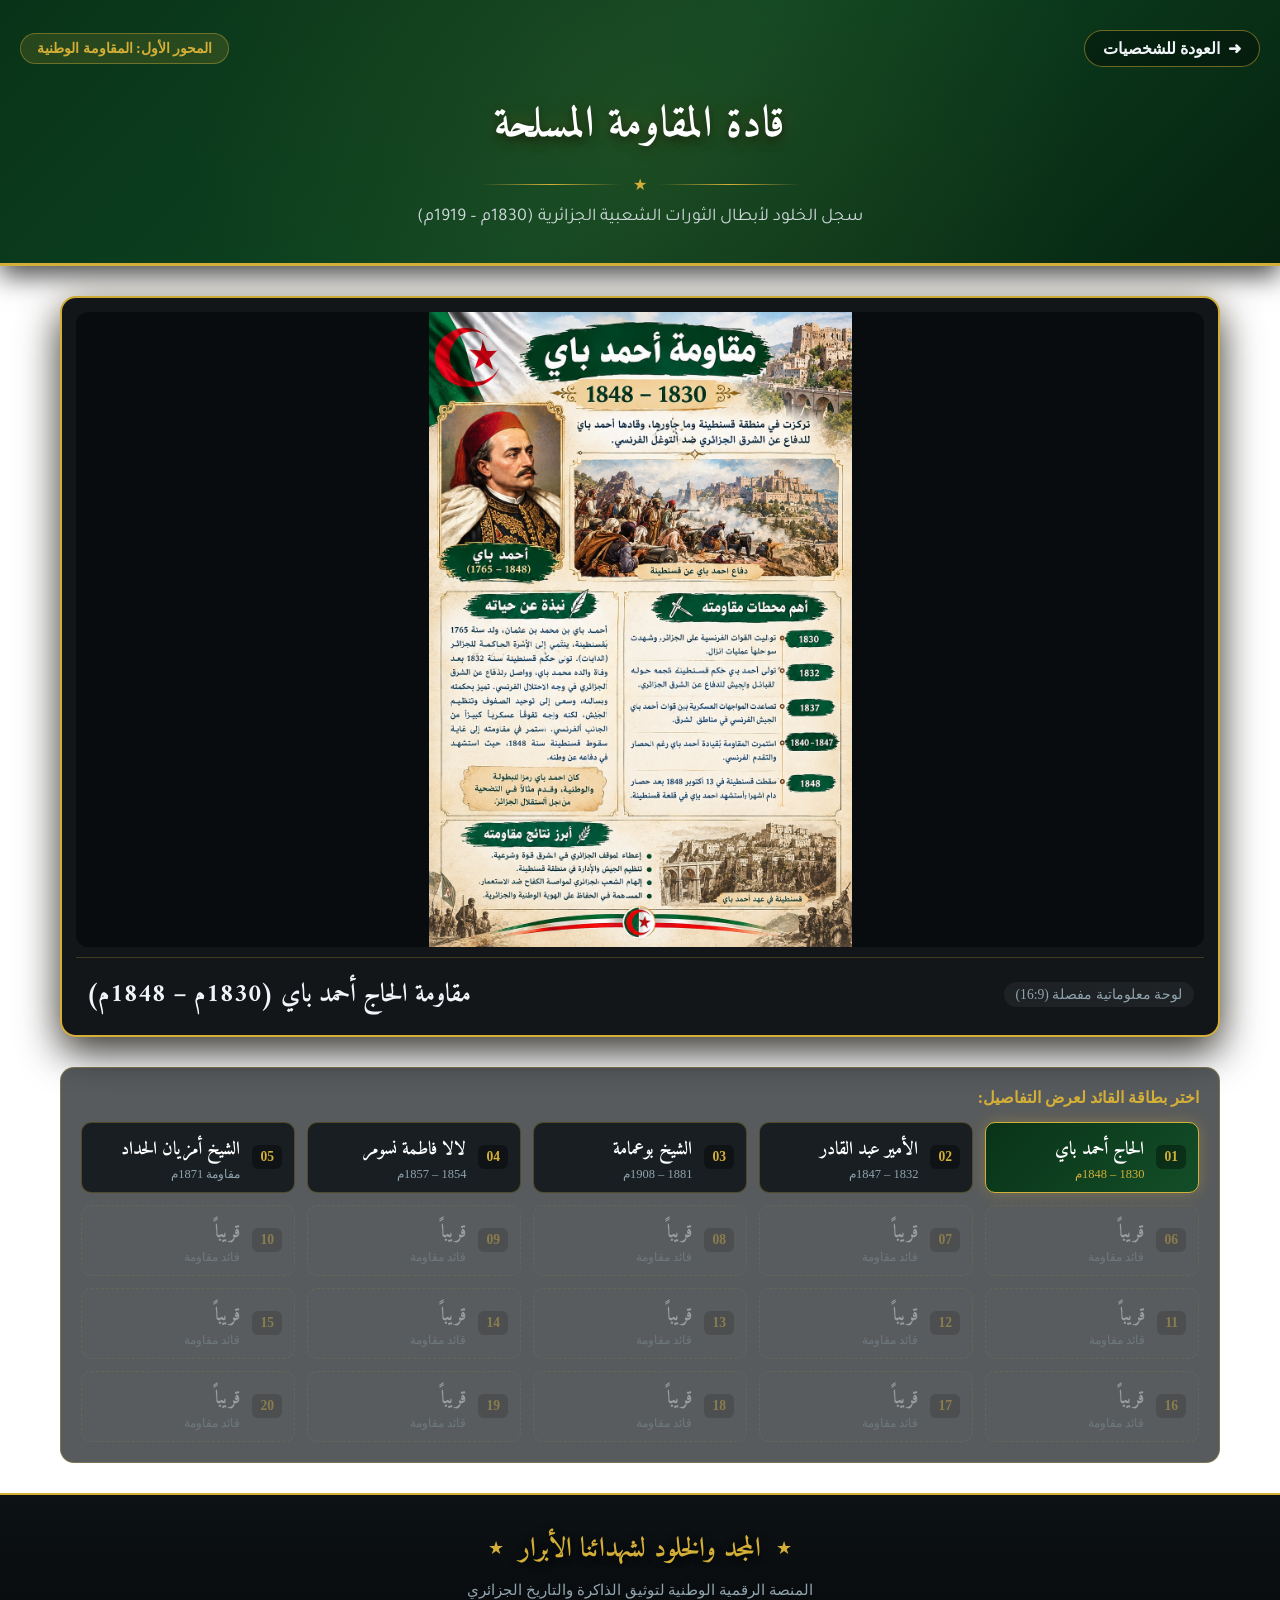
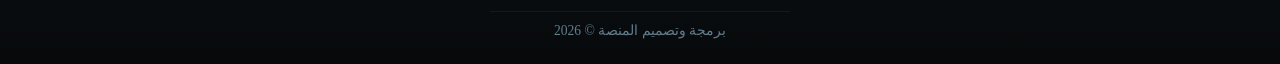
<file: resistance-leaders.html>
<!DOCTYPE html>
<html lang="ar" dir="rtl">
<head>
    <meta charset="UTF-8">
    <meta name="viewport" content="width=device-width, initial-scale=1.0">
    <title>قادة المقاومة المسلحة | التاريخ كما يجب أن يكون</title>
    <link rel="stylesheet" href="sections-style.css">
    <link rel="preconnect" href="https://fonts.googleapis.com">
    <link rel="preconnect" href="https://fonts.gstatic.com" crossorigin>
    <link href="https://fonts.googleapis.com/css2?family=Amiri:ital,wght@0,400;0,700;1,400;1,700&family=Tajawal:wght@400;500;700;800&display=swap" rel="stylesheet">
</head>
<body class="site-body">

    <!-- الترويسة الوطنية المذهبة -->
    <header class="section-hero-header">
        <div class="header-overlay"></div>
        <div class="header-content-inner">
            <div class="header-top-nav">
                <a href="personalities.html" class="nav-return-btn">
                    <span class="btn-arrow">➜</span> العودة للشخصيات
                </a>
                <span class="header-badge">المحور الأول: المقاومة الوطنية</span>
            </div>
            
            <div class="header-center-info">
                <h1 class="portal-main-title">قادة المقاومة المسلحة</h1>
                <div class="title-separator">
                    <span class="sep-line"></span>
                    <span class="sep-star">★</span>
                    <span class="sep-line"></span>
                </div>
                <p class="portal-subtitle">سجل الخلود لأبطال الثورات الشعبية الجزائرية (1830م – 1919م)</p>
            </div>
        </div>
    </header>

    <!-- منطقة العرض التفاعلي -->
    <main class="interactive-stage-container">
        
        <!-- 1. شاشة العرض الرئيسية المباشرة بنسبة 16:9 -->
        <section class="main-display-screen">
            <div class="screen-frame-16-9">
                <img id="mainViewerImg" src="resistance-leaders-cards/ahmed-bey.png" alt="لوحة المقاومة" class="viewer-image">
            </div>
            <div class="screen-meta-bar">
                <div class="meta-tag">لوحة معلوماتية مفصلة (16:9)</div>
                <h2 id="mainViewerTitle" class="meta-title">مقاومة الحاج أحمد باي (1830م – 1848م)</h2>
            </div>
        </section>

        <!-- 2. شريط الكروت العشرين التفاعلي لاختيار القائد -->
        <section class="selector-carousel-section">
            <div class="carousel-heading">
                <span>اختر بطاقة القائد لعرض التفاصيل:</span>
            </div>

            <div class="cards-carousel-track">
                
                <!-- 1. أحمد باي (محدد افتراضياً) -->
                <button class="selector-tile active" onclick="switchLeader(this, 'resistance-leaders-cards/ahmed-bey.png', 'مقاومة الحاج أحمد باي (1830م – 1848م)')">
                    <div class="tile-number">01</div>
                    <div class="tile-info">
                        <strong class="tile-title">الحاج أحمد باي</strong>
                        <span class="tile-years">1830 – 1848م</span>
                    </div>
                </button>

                <!-- 2. الأمير عبد القادر -->
                <button class="selector-tile" onclick="switchLeader(this, 'resistance-leaders-cards/emir-abdelkader.png', 'مقاومة الأمير عبد القادر (1832م – 1847م)')">
                    <div class="tile-number">02</div>
                    <div class="tile-info">
                        <strong class="tile-title">الأمير عبد القادر</strong>
                        <span class="tile-years">1832 – 1847م</span>
                    </div>
                </button>

                <!-- 3. الشيخ بوعمامة -->
                <button class="selector-tile" onclick="switchLeader(this, 'resistance-leaders-cards/cheikh-bouamama.png', 'مقاومة الشيخ بوعمامة (1881م – 1908م)')">
                    <div class="tile-number">03</div>
                    <div class="tile-info">
                        <strong class="tile-title">الشيخ بوعمامة</strong>
                        <span class="tile-years">1881 – 1908م</span>
                    </div>
                </button>

                <!-- 4. لالا فاطمة نسومر -->
                <button class="selector-tile" onclick="switchLeader(this, 'resistance-leaders-cards/lalla-n-soumer.png', 'مقاومة لالا فاطمة نسومر (1854م – 1857م)')">
                    <div class="tile-number">04</div>
                    <div class="tile-info">
                        <strong class="tile-title">لالا فاطمة نسومر</strong>
                        <span class="tile-years">1854 – 1857م</span>
                    </div>
                </button>

                <!-- 5. الشيخ أمزيان الحداد -->
                <button class="selector-tile" onclick="switchLeader(this, 'resistance-leaders-cards/cheikh-améziane.png', 'مقاومة الشيخ محند أمزيان الحداد (1871م)')">
                    <div class="tile-number">05</div>
                    <div class="tile-info">
                        <strong class="tile-title">الشيخ أمزيان الحداد</strong>
                        <span class="tile-years">مقاومة 1871م</span>
                    </div>
                </button>

                <!-- الكروت من 6 إلى 20 (شاغرة مؤقتاً) -->
                <div class="selector-tile disabled"><div class="tile-number">06</div><div class="tile-info"><strong class="tile-title">قريباً</strong><span class="tile-years">قائد مقاومة</span></div></div>
                <div class="selector-tile disabled"><div class="tile-number">07</div><div class="tile-info"><strong class="tile-title">قريباً</strong><span class="tile-years">قائد مقاومة</span></div></div>
                <div class="selector-tile disabled"><div class="tile-number">08</div><div class="tile-info"><strong class="tile-title">قريباً</strong><span class="tile-years">قائد مقاومة</span></div></div>
                <div class="selector-tile disabled"><div class="tile-number">09</div><div class="tile-info"><strong class="tile-title">قريباً</strong><span class="tile-years">قائد مقاومة</span></div></div>
                <div class="selector-tile disabled"><div class="tile-number">10</div><div class="tile-info"><strong class="tile-title">قريباً</strong><span class="tile-years">قائد مقاومة</span></div></div>
                <div class="selector-tile disabled"><div class="tile-number">11</div><div class="tile-info"><strong class="tile-title">قريباً</strong><span class="tile-years">قائد مقاومة</span></div></div>
                <div class="selector-tile disabled"><div class="tile-number">12</div><div class="tile-info"><strong class="tile-title">قريباً</strong><span class="tile-years">قائد مقاومة</span></div></div>
                <div class="selector-tile disabled"><div class="tile-number">13</div><div class="tile-info"><strong class="tile-title">قريباً</strong><span class="tile-years">قائد مقاومة</span></div></div>
                <div class="selector-tile disabled"><div class="tile-number">14</div><div class="tile-info"><strong class="tile-title">قريباً</strong><span class="tile-years">قائد مقاومة</span></div></div>
                <div class="selector-tile disabled"><div class="tile-number">15</div><div class="tile-info"><strong class="tile-title">قريباً</strong><span class="tile-years">قائد مقاومة</span></div></div>
                <div class="selector-tile disabled"><div class="tile-number">16</div><div class="tile-info"><strong class="tile-title">قريباً</strong><span class="tile-years">قائد مقاومة</span></div></div>
                <div class="selector-tile disabled"><div class="tile-number">17</div><div class="tile-info"><strong class="tile-title">قريباً</strong><span class="tile-years">قائد مقاومة</span></div></div>
                <div class="selector-tile disabled"><div class="tile-number">18</div><div class="tile-info"><strong class="tile-title">قريباً</strong><span class="tile-years">قائد مقاومة</span></div></div>
                <div class="selector-tile disabled"><div class="tile-number">19</div><div class="tile-info"><strong class="tile-title">قريباً</strong><span class="tile-years">قائد مقاومة</span></div></div>
                <div class="selector-tile disabled"><div class="tile-number">20</div><div class="tile-info"><strong class="tile-title">قريباً</strong><span class="tile-years">قائد مقاومة</span></div></div>

            </div>
        </section>

    </main>

    <!-- التذييل الرسمي -->
    <footer class="site-official-footer">
        <div class="footer-inner">
            <div class="footer-seal-emblem">
                <span class="emblem-star">★</span>
                <h3 class="footer-glory">المجد والخلود لشهدائنا الأبرار</h3>
                <span class="emblem-star">★</span>
            </div>
            <p class="footer-copy">المنصة الرقمية الوطنية لتوثيق الذاكرة والتاريخ الجزائري</p>
            <div class="developer-tag">برمجة وتصميم المنصة &copy; 2026</div>
        </div>
    </footer>

    <!-- سكريبت التبديل الفوري للصور -->
    <script>
        function switchLeader(buttonElement, imagePath, titleText) {
            // إزالة التحديد عن كل الأزرار
            const allTiles = document.querySelectorAll('.selector-tile');
            allTiles.forEach(tile => tile.classList.remove('active'));

            // تمييز الكرت النشط
            buttonElement.classList.add('active');

            // تبديل الصورة والعنوان مع تأثير انسيابي
            const viewerImg = document.getElementById('mainViewerImg');
            const viewerTitle = document.getElementById('mainViewerTitle');

            viewerImg.style.opacity = '0.3';
            setTimeout(() => {
                viewerImg.src = encodeURI(imagePath);
                viewerTitle.textContent = titleText;
                viewerImg.style.opacity = '1';
            }, 150);
        }
    </script>
</body>
</html>
</file>
<file: style.css>
@import url('https://fonts.googleapis.com/css2?family=Amiri:ital,wght@0,400;0,700;1,400;1,700&display=swap');

* {
    box-sizing: border-box;
    margin: 0;
    padding: 0;
}

body.home-page {
    font-family: 'Amiri', serif;
    min-height: 100vh;
    width: 100%;
    position: relative;
    background-image: url('hero-bg.jpg');
    background-size: cover;
    background-position: center center;
    background-repeat: no-repeat;
    background-attachment: fixed;
    color: #ffffff;
    overflow-x: hidden;
    display: flex;
    flex-direction: column;
    justify-content: space-between;
}

.overlay {
    position: absolute;
    top: 0;
    left: 0;
    width: 100%;
    height: 100%;
    background: rgba(0, 0, 0, 0.45);
    z-index: 1;
}

.top-header {
    position: relative;
    z-index: 2;
    display: flex;
    align-items: flex-start;
    justify-content: space-between;
    padding: 20px 40px;
    width: 100%;
}

.logo-box {
    display: flex;
    flex-direction: column;
    align-items: center;
    justify-content: center;
    text-align: center;
}

.ministry-logo {
    height: 130px;
    width: auto;
    object-fit: contain;
    display: block;
    filter: drop-shadow(0 4px 10px rgba(0, 0, 0, 0.9));
}

.logo-label {
    font-family: 'Amiri', serif;
    font-size: 1.35rem;
    font-weight: 700;
    color: #d4af37;
    margin-top: 5px;
    letter-spacing: 0.5px;
    text-shadow: 2px 2px 5px rgba(0, 0, 0, 0.95), 0 0 10px rgba(212, 175, 55, 0.35);
}

.titles-box {
    flex-grow: 1;
    text-align: center;
}

.main-country-title {
    font-size: 2.8rem;
    font-weight: 700;
    color: #d4af37;
    margin-bottom: 4px;
    text-shadow: 2px 2px 8px rgba(0, 0, 0, 0.95), 0 0 15px rgba(212, 175, 55, 0.3);
}

.sub-country-title {
    font-size: 1.9rem;
    font-weight: 700;
    color: #ffffff;
    text-shadow: 2px 2px 6px rgba(0, 0, 0, 0.95);
}

.revolution-era {
    position: relative;
    display: inline-block;
    margin-top: 6px;
}

.era-years {
    font-family: 'Amiri', serif;
    font-size: 2.1rem;
    font-weight: 700;
    color: #c91818;
    text-shadow: 2px 2px 8px rgba(0, 0, 0, 0.95), 0 0 12px rgba(201, 24, 24, 0.6);
    letter-spacing: 2px;
}

.blood-drops {
    position: absolute;
    width: 100%;
    top: 92%;
    left: 0;
    display: flex;
    justify-content: space-around;
    padding: 0 25px;
    pointer-events: none;
}

.blood-drop {
    width: 6px;
    height: 12px;
    background: #a80f0f;
    border-radius: 50% 50% 50% 50% / 60% 60% 40% 40%;
    transform: rotate(180deg);
    box-shadow: 0 2px 6px rgba(0, 0, 0, 0.9), 0 0 6px rgba(168, 15, 15, 0.8);
}

.drop-1 { animation: dripFall 2.2s infinite ease-in; }
.drop-2 { height: 15px; width: 7px; animation: dripFall 2.7s 0.8s infinite ease-in; }
.drop-3 { height: 10px; width: 5px; animation: dripFall 2s 1.4s infinite ease-in; }

@keyframes dripFall {
    0% { transform: translateY(0) scale(1) rotate(180deg); opacity: 0.95; }
    60% { transform: translateY(18px) scaleY(1.3) rotate(180deg); opacity: 0.85; }
    100% { transform: translateY(35px) scale(0.3) rotate(180deg); opacity: 0; }
}

.header-spacer {
    width: 150px;
}

/* أمواج النشيد الوطني */
.waves-container {
    position: relative;
    z-index: 2;
    display: flex;
    justify-content: center;
    align-items: center;
    gap: 7px;
    height: 90px;
    margin: auto 0;
    cursor: pointer;
    user-select: none;
}

.wave-bar {
    width: 5px;
    height: 12px;
    background: linear-gradient(180deg, #ffffff 0%, #f7d57f 30%, #d4af37 100%);
    border-radius: 4px;
    box-shadow: 0 0 12px rgba(212, 175, 55, 0.8);
    transition: height 0.2s ease;
}

.waves-container.playing .wave-bar {
    animation: wavePulse 1.1s ease-in-out infinite alternate;
}

.waves-container.playing .wave-bar:nth-child(1)  { animation-delay: 0.1s; }
.waves-container.playing .wave-bar:nth-child(2)  { animation-delay: 0.4s; }
.waves-container.playing .wave-bar:nth-child(3)  { animation-delay: 0.2s; }
.waves-container.playing .wave-bar:nth-child(4)  { animation-delay: 0.6s; }
.waves-container.playing .wave-bar:nth-child(5)  { animation-delay: 0.3s; }
.waves-container.playing .wave-bar:nth-child(6)  { animation-delay: 0.7s; }
.waves-container.playing .wave-bar:nth-child(7)  { animation-delay: 0.2s; }
.waves-container.playing .wave-bar:nth-child(8)  { animation-delay: 0.5s; }
.waves-container.playing .wave-bar:nth-child(9)  { animation-delay: 0.9s; }
.waves-container.playing .wave-bar:nth-child(10) { animation-delay: 0.4s; }
.waves-container.playing .wave-bar:nth-child(11) { animation-delay: 0.7s; }
.waves-container.playing .wave-bar:nth-child(12) { animation-delay: 0.1s; }
.waves-container.playing .wave-bar:nth-child(13) { animation-delay: 0.5s; }
.waves-container.playing .wave-bar:nth-child(14) { animation-delay: 0.3s; }
.waves-container.playing .wave-bar:nth-child(15) { animation-delay: 0.6s; }
.waves-container.playing .wave-bar:nth-child(16) { animation-delay: 0.2s; }
.waves-container.playing .wave-bar:nth-child(17) { animation-delay: 0.4s; }

@keyframes wavePulse {
    0% { height: 10px; }
    50% { height: 60px; }
    100% { height: 22px; }
}

/* المنطقة السفلية */
.bottom-section {
    position: relative;
    z-index: 5;
    display: flex;
    flex-direction: column;
    width: 100%;
    padding: 10px 40px 15px 40px;
    gap: 10px;
}

/* المستوى 1: صف الأزرار */
.action-buttons-row {
    width: 100%;
    display: flex;
    align-items: center;
    justify-content: space-between;
}

.about-mic-btn {
    display: flex;
    align-items: center;
    gap: 12px;
    background: rgba(18, 18, 18, 0.75);
    border: 1px solid rgba(212, 175, 55, 0.6);
    border-radius: 35px;
    padding: 6px 18px 6px 12px;
    cursor: pointer;
    box-shadow: 0 4px 20px rgba(0, 0, 0, 0.7);
    backdrop-filter: blur(8px);
    transition: transform 0.25s ease, border-color 0.25s ease, box-shadow 0.25s ease;
    outline: none;
}

.about-mic-btn:hover {
    transform: scale(1.06);
    border-color: #d4af37;
    box-shadow: 0 0 15px rgba(212, 175, 55, 0.5);
}

.mic-icon-box {
    position: relative;
    width: 38px;
    height: 38px;
    background: linear-gradient(135deg, #d4af37, #997b20);
    border-radius: 50%;
    display: flex;
    align-items: center;
    justify-content: center;
    color: #121212;
}

.mic-svg { width: 19px; height: 19px; }

.about-text {
    font-family: 'Amiri', serif;
    font-size: 1.25rem;
    font-weight: 700;
    color: #ffffff;
}

.about-mic-btn:hover .about-text { color: #d4af37; }

.mic-pulse-ring {
    position: absolute;
    top: -4px; left: -4px; right: -4px; bottom: -4px;
    border: 2px solid #d4af37;
    border-radius: 50%;
    opacity: 0;
}

.about-mic-btn.active .mic-pulse-ring {
    animation: micRipples 1.3s infinite ease-out;
}

@keyframes micRipples {
    0% { transform: scale(0.9); opacity: 0.9; }
    100% { transform: scale(1.5); opacity: 0; }
}

.grenade-skip-btn {
    display: flex;
    align-items: center;
    gap: 10px;
    text-decoration: none;
    cursor: pointer;
    outline: none;
    transition: transform 0.25s ease;
}

.grenade-skip-btn:hover {
    transform: scale(1.1);
}

.skip-tooltip {
    font-size: 1.25rem;
    font-weight: 700;
    color: #ffffff;
    background: rgba(18, 18, 18, 0.75);
    border: 1px solid rgba(212, 175, 55, 0.6);
    padding: 3px 12px;
    border-radius: 20px;
    box-shadow: 0 4px 15px rgba(0, 0, 0, 0.7);
    opacity: 0.85;
    transition: opacity 0.2s, color 0.2s;
}

.grenade-skip-btn:hover .skip-tooltip {
    opacity: 1;
    color: #d4af37;
}

.grenade-wrapper {
    position: relative;
    width: 52px;
    height: 52px;
    filter: drop-shadow(0 0 10px rgba(212, 175, 55, 0.6));
    animation: floatGently 3s ease-in-out infinite;
}

.grenade-svg { width: 100%; height: 100%; display: block; }

.fuse-glow {
    position: absolute;
    top: 5px; left: 27px;
    width: 8px; height: 8px;
    background: #ff5722;
    border-radius: 50%;
    box-shadow: 0 0 12px 4px #ff3d00, 0 0 20px 8px #ffab00;
    animation: fireFlicker 0.7s infinite alternate;
}

.spark {
    position: absolute;
    width: 4px; height: 4px;
    background: #ffd700;
    border-radius: 50%;
    opacity: 0;
}

.spark-1 { top: 2px; left: 28px; animation: sparkFly1 1s infinite; }
.spark-2 { top: 3px; left: 25px; animation: sparkFly2 1.2s 0.3s infinite; }
.spark-3 { top: 0px; left: 32px; animation: sparkFly3 0.9s 0.6s infinite; }

@keyframes fireFlicker {
    0% { transform: scale(0.85); opacity: 0.75; }
    100% { transform: scale(1.3); opacity: 1; }
}

@keyframes sparkFly1 {
    0% { transform: translate(0, 0); opacity: 1; }
    100% { transform: translate(10px, -14px); opacity: 0; }
}

@keyframes sparkFly2 {
    0% { transform: translate(0, 0); opacity: 1; }
    100% { transform: translate(-12px, -12px); opacity: 0; }
}

@keyframes sparkFly3 {
    0% { transform: translate(0, 0); opacity: 1; }
    100% { transform: translate(4px, -18px); opacity: 0; }
}

@keyframes floatGently {
    0%, 100% { transform: translateY(0); }
    50% { transform: translateY(-6px); }
}

/* المستوى 2: جملة المجد والخلود في الوسط */
.martyrs-quote-row {
    text-align: center;
}

.martyrs-quote {
    font-family: 'Amiri', serif;
    font-size: 2rem;
    font-weight: 700;
    color: #1a8a44;
    text-shadow: 2px 2px 6px rgba(0, 0, 0, 0.95), 0 0 14px rgba(26, 138, 68, 0.6);
    letter-spacing: 0.5px;
    animation: greenGlow 3s ease-in-out infinite alternate;
}

@keyframes greenGlow {
    0% { text-shadow: 2px 2px 6px rgba(0, 0, 0, 0.95), 0 0 8px rgba(26, 138, 68, 0.3); }
    100% { text-shadow: 2px 2px 8px rgba(0, 0, 0, 0.95), 0 0 18px rgba(34, 197, 94, 0.7); }
}

/* المستوى 3: اللاصقة في أقصى اليسار بدون أي إطار */
.developer-badge-row {
    display: flex;
    justify-content: flex-end; /* لجهة اليسار في اتجاه dir=rtl */
    width: 100%;
}

.developer-badge {
    display: inline-flex;
    align-items: center;
    gap: 8px;
    background: transparent;
    border: none;
    box-shadow: none;
    padding: 2px 6px;
    cursor: default;
    transition: transform 0.25s ease, opacity 0.25s ease;
    opacity: 0.85;
}

.developer-badge .badge-icon {
    font-size: 1.1rem;
    filter: drop-shadow(0 2px 4px rgba(0, 0, 0, 0.9));
    transition: transform 0.3s ease;
}

.developer-badge .badge-text {
    font-family: 'Amiri', serif;
    font-size: 1.15rem;
    color: #e0e0e0;
    letter-spacing: 0.4px;
    text-shadow: 1px 1px 4px rgba(0, 0, 0, 0.95);
}

.developer-badge .badge-text strong {
    color: #ffffff;
    font-weight: 700;
    transition: color 0.3s ease, text-shadow 0.3s ease;
}

/* التفاعلات عند تمرير الفأرة */
.developer-badge:hover {
    transform: translateY(-2px);
    opacity: 1;
}

.developer-badge:hover .badge-icon {
    transform: rotate(15deg) scale(1.2);
}

.developer-badge:hover .badge-text strong {
    color: #d4af37;
    text-shadow: 0 0 10px rgba(212, 175, 55, 0.7), 2px 2px 4px rgba(0, 0, 0, 0.95);
}
</file>
<file: sections-style.css>
@import url('https://fonts.googleapis.com/css2?family=Amiri:ital,wght@0,400;0,700;1,400;1,700&display=swap');

* {
    box-sizing: border-box;
    margin: 0;
    padding: 0;
}

body.section-page {
    font-family: 'Amiri', serif;
    min-height: 100vh;
    background: radial-gradient(circle at center, #2b2f33 0%, #181a1c 100%);
    color: #ffffff;
    display: flex;
    flex-direction: column;
    justify-content: space-between;
    overflow-x: hidden;
}

/* الترويسة الخضراء العلوية */
.section-header {
    background: linear-gradient(90deg, #0b4a24 0%, #136f36 50%, #0b4a24 100%);
    border-bottom: 2px solid #d4af37;
    padding: 14px 40px;
    display: flex;
    align-items: center;
    justify-content: space-between;
    box-shadow: 0 4px 15px rgba(0, 0, 0, 0.6);
    position: sticky;
    top: 0;
    z-index: 100;
}

.header-side-space {
    width: 140px;
}

.header-center-title {
    text-align: center;
}

.main-page-title {
    font-size: 2.3rem;
    font-weight: 700;
    color: #d4af37;
    text-shadow: 2px 2px 6px rgba(0, 0, 0, 0.9), 0 0 10px rgba(212, 175, 55, 0.35);
    letter-spacing: 0.5px;
}

.nav-back-btn {
    color: #ffffff;
    text-decoration: none;
    font-size: 1.1rem;
    font-weight: 700;
    padding: 6px 16px;
    border-radius: 20px;
    background: rgba(0, 0, 0, 0.3);
    border: 1px solid rgba(212, 175, 55, 0.5);
    transition: all 0.25s ease;
    display: inline-flex;
    align-items: center;
    gap: 6px;
}

.nav-back-btn:hover {
    background: #d4af37;
    color: #0b4a24;
    box-shadow: 0 0 12px rgba(212, 175, 55, 0.5);
    transform: translateX(4px);
}

/* حاوية البطاقات الرأسية في الوسط */
.section-content-wrapper {
    flex-grow: 1;
    display: flex;
    justify-content: center;
    padding: 40px 20px 60px 20px;
}

.topics-vertical-list {
    width: 100%;
    max-width: 900px;
    display: flex;
    flex-direction: column;
    gap: 16px;
}

/* البطاقة المستطيلة الأفقية */
.topic-strip-card {
    background: rgba(35, 40, 44, 0.85);
    border: 1px solid rgba(212, 175, 55, 0.35);
    border-radius: 14px;
    padding: 16px 24px;
    display: flex;
    align-items: center;
    justify-content: space-between;
    gap: 20px;
    text-decoration: none;
    color: #ffffff;
    box-shadow: 0 6px 16px rgba(0, 0, 0, 0.45);
    backdrop-filter: blur(8px);
    transition: all 0.3s cubic-bezier(0.25, 0.8, 0.25, 1);
    position: relative;
    overflow: hidden;
}

.card-lead {
    display: flex;
    align-items: center;
    gap: 14px;
    flex-shrink: 0;
}

.topic-index {
    font-size: 1.1rem;
    font-weight: 700;
    color: #d4af37;
    background: rgba(212, 175, 55, 0.12);
    border: 1px solid rgba(212, 175, 55, 0.4);
    padding: 4px 10px;
    border-radius: 8px;
    font-variant-numeric: tabular-nums;
}

.topic-icon {
    font-size: 2.2rem;
    filter: drop-shadow(0 2px 5px rgba(0, 0, 0, 0.7));
    transition: transform 0.3s ease;
}

.topic-info {
    flex-grow: 1;
    text-align: right;
}

.topic-title {
    font-size: 1.45rem;
    font-weight: 700;
    color: #ffffff;
    margin-bottom: 4px;
    transition: color 0.3s ease;
}

.topic-desc {
    font-size: 1rem;
    color: #b5b5b5;
    line-height: 1.4;
}

.card-action {
    display: flex;
    align-items: center;
    gap: 8px;
    flex-shrink: 0;
}

.action-tag {
    font-size: 0.95rem;
    color: #d4af37;
    opacity: 0.8;
}

.action-arrow {
    font-size: 1.4rem;
    color: #d4af37;
    transition: transform 0.3s ease;
}

/* تفاعل التحويم للبطاقات النشطة */
a.topic-strip-card:hover {
    transform: translateY(-3px) scale(1.01);
    background: rgba(45, 52, 58, 0.95);
    border-color: #d4af37;
    box-shadow: 0 10px 24px rgba(0, 0, 0, 0.7), 0 0 15px rgba(212, 175, 55, 0.3);
}

a.topic-strip-card:hover .topic-icon {
    transform: scale(1.2) rotate(6deg);
}

a.topic-strip-card:hover .topic-title {
    color: #d4af37;
}

a.topic-strip-card:hover .action-arrow {
    transform: translateX(-6px);
}

/* تنسيق البطاقات الشاغرة (قيد الانتظار) */
.card-placeholder {
    opacity: 0.55;
    border: 1px dashed rgba(255, 255, 255, 0.2);
    background: rgba(28, 31, 34, 0.6);
    cursor: default;
}

.card-placeholder .topic-title {
    color: #8c9399;
}

.badge-coming-soon {
    font-size: 0.85rem;
    color: #9aa0a6;
    background: rgba(255, 255, 255, 0.08);
    border: 1px solid rgba(255, 255, 255, 0.15);
    padding: 3px 12px;
    border-radius: 12px;
}

/* تذييل الصفحة الأخضر الموحد */
.section-footer {
    background: linear-gradient(90deg, #0b4a24 0%, #136f36 50%, #0b4a24 100%);
    border-top: 2px solid #d4af37;
    padding: 12px 40px;
    display: flex;
    align-items: center;
    justify-content: space-between;
    box-shadow: 0 -4px 15px rgba(0, 0, 0, 0.5);
    position: relative;
    z-index: 10;
}

.footer-spacer {
    width: 220px;
}

.footer-center {
    flex-grow: 1;
    text-align: center;
}

.footer-quote {
    font-size: 1.85rem;
    font-weight: 700;
    color: #ffffff;
    text-shadow: 2px 2px 6px rgba(0, 0, 0, 0.9), 0 0 12px rgba(212, 175, 55, 0.4);
    letter-spacing: 0.5px;
}

/* لاصقة المطورة في اليسار */
.footer-left {
    width: 220px;
    display: flex;
    justify-content: flex-end;
}

.developer-badge {
    display: inline-flex;
    align-items: center;
    gap: 8px;
    background: transparent;
    border: none;
    cursor: default;
    transition: transform 0.25s ease, opacity 0.25s ease;
    opacity: 0.9;
}

.developer-badge .badge-icon {
    font-size: 1.1rem;
    filter: drop-shadow(0 2px 4px rgba(0, 0, 0, 0.8));
    transition: transform 0.3s ease;
}

.developer-badge .badge-text {
    font-family: 'Amiri', serif;
    font-size: 1.15rem;
    color: #f0f0f0;
    letter-spacing: 0.4px;
    text-shadow: 1px 1px 4px rgba(0, 0, 0, 0.9);
}

.developer-badge .badge-text strong {
    color: #ffffff;
    font-weight: 700;
    transition: color 0.3s ease;
}

.developer-badge:hover {
    transform: translateY(-2px);
    opacity: 1;
}

.developer-badge:hover .badge-icon {
    transform: rotate(15deg) scale(1.2);
}

.developer-badge:hover .badge-text strong {
    color: #d4af37;
    text-shadow: 0 0 8px rgba(212, 175, 55, 0.7);
}

/* تجاوب الشاشات الصغيرة */
@media (max-width: 768px) {
    .section-header {
        padding: 12px 18px;
        flex-direction: column;
        gap: 8px;
    }
    .header-side-space {
        width: 100%;
        display: flex;
        justify-content: flex-start;
    }
    .topic-strip-card {
        flex-direction: column;
        align-items: flex-start;
        gap: 12px;
    }
    .card-action {
        align-self: flex-end;
    }
    .section-footer {
        flex-direction: column;
        gap: 8px;
        padding: 12px 18px;
    }
    .footer-spacer {
        display: none;
    }
    .footer-left {
        justify-content: center;
    }
}
/* ===================================================
   شبكة الكروت الصغيرة الـ 20 ونافذة العرض المنبثقة
=================================================== */

.gallery-container {
    max-width: 1240px;
    margin: 30px auto;
    padding: 0 20px;
    min-height: 70vh;
}

/* توزيع الكروت في صفوف منتظمة ومتتالية */
.mini-cards-grid {
    display: grid;
    grid-template-columns: repeat(auto-fill, minmax(200px, 1fr));
    gap: 18px;
    direction: rtl;
}

/* الكروت النشطة التي تحتوي على القادة */
.mini-card {
    height: 155px;
    border-radius: 12px;
    display: flex;
    flex-direction: column;
    align-items: center;
    justify-content: center;
    text-align: center;
    padding: 15px;
    position: relative;
    user-select: none;
    transition: all 0.25s ease-in-out;
}

.active-card {
    background: linear-gradient(145deg, #1b2024, #121517);
    border: 1px solid rgba(212, 175, 55, 0.45);
    box-shadow: 0 4px 14px rgba(0, 0, 0, 0.5);
    cursor: pointer;
}

.active-card:hover {
    transform: translateY(-5px);
    border-color: #d4af37;
    box-shadow: 0 8px 22px rgba(212, 175, 55, 0.3);
    background: linear-gradient(145deg, #22292e, #15181b);
}

.card-icon {
    font-size: 1.4rem;
    margin-bottom: 6px;
}

.card-name {
    margin: 0;
    font-family: 'Amiri', serif;
    font-size: 1.25rem;
    color: #ffffff;
    font-weight: 700;
}

.card-date {
    font-size: 0.82rem;
    color: #d4af37;
    margin-top: 4px;
}

.card-action {
    margin-top: 10px;
    font-size: 0.75rem;
    color: #90a4ae;
    border: 1px dashed rgba(212, 175, 55, 0.35);
    padding: 2px 10px;
    border-radius: 20px;
}

.active-card:hover .card-action {
    color: #d4af37;
    border-color: #d4af37;
    background: rgba(212, 175, 55, 0.1);
}

/* الكروت الشاغرة (المتبقية) */
.empty-card {
    background: rgba(255, 255, 255, 0.02);
    border: 1px dashed rgba(255, 255, 255, 0.12);
    color: #546e7a;
    cursor: default;
}

.empty-badge {
    font-size: 0.75rem;
    background: rgba(255, 255, 255, 0.05);
    padding: 3px 12px;
    border-radius: 12px;
    margin-bottom: 6px;
    color: #78909c;
}

.empty-card span {
    font-size: 0.95rem;
}

/* ---------------- نافذة العرض الكبيرة (Modal) ---------------- */
.modal-backdrop {
    display: none;
    position: fixed;
    inset: 0;
    z-index: 99999;
    background-color: rgba(0, 0, 0, 0.88);
    backdrop-filter: blur(6px);
    align-items: center;
    justify-content: center;
    padding: 15px;
}

.modal-backdrop.show-modal {
    display: flex;
}

.modal-dialog {
    display: flex;
    flex-direction: column;
    align-items: center;
    max-height: 94vh;
}

.popup-img {
    max-height: 85vh;
    max-width: 90vw;
    border-radius: 10px;
    border: 2px solid #d4af37;
    box-shadow: 0 0 35px rgba(0, 0, 0, 0.95);
    object-fit: contain;
}

.popup-title {
    margin: 10px 0 0 0;
    color: #e0e0e0;
    font-family: 'Amiri', serif;
    font-size: 1.2rem;
}

.close-btn {
    position: absolute;
    top: 20px;
    left: 30px;
    font-size: 40px;
    color: #ffffff;
    cursor: pointer;
    line-height: 1;
    transition: 0.2s ease;
}

.close-btn:hover {
    color: #d4af37;
    transform: scale(1.15);
}
}
/* ========================================================
   هوية صفحة قادة المقاومة المسلحة (الترويسة، البطاقات، التذييل)
======================================================== */

.site-body {
    margin: 0;
    padding: 0;
    background-color: #0d1114;
    color: #e6edf3;
    font-family: 'Tajawal', sans-serif;
    min-height: 100vh;
    display: flex;
    flex-direction: column;
}

/* 1. الترويسة الرئيسية بلون الراية الأخضر والتطعيم الذهبي */
.section-hero-header {
    position: relative;
    background: linear-gradient(135deg, #093318 0%, #0d4522 50%, #062310 100%);
    border-bottom: 3px solid #d4af37;
    box-shadow: 0 10px 25px rgba(0, 0, 0, 0.7);
    padding: 30px 20px 35px;
    text-align: center;
}

.header-overlay {
    position: absolute;
    inset: 0;
    background: radial-gradient(circle at center, rgba(212, 175, 55, 0.08) 0%, transparent 70%);
    pointer-events: none;
}

.header-content-inner {
    position: relative;
    max-width: 1280px;
    margin: 0 auto;
}

.header-top-nav {
    display: flex;
    justify-content: space-between;
    align-items: center;
    margin-bottom: 20px;
}

.nav-return-btn {
    display: inline-flex;
    align-items: center;
    gap: 8px;
    color: #f1f5f9;
    text-decoration: none;
    font-size: 1rem;
    font-weight: 700;
    background: rgba(0, 0, 0, 0.35);
    border: 1px solid rgba(212, 175, 55, 0.5);
    padding: 8px 18px;
    border-radius: 25px;
    transition: all 0.3s ease;
}

.nav-return-btn:hover {
    background: #d4af37;
    color: #092b15;
    border-color: #d4af37;
    transform: translateX(4px);
}

.header-badge {
    background: rgba(212, 175, 55, 0.15);
    color: #d4af37;
    border: 1px solid rgba(212, 175, 55, 0.4);
    font-size: 0.88rem;
    padding: 6px 16px;
    border-radius: 20px;
    font-weight: 700;
}

.portal-main-title {
    font-family: 'Amiri', serif;
    font-size: 2.7rem;
    color: #ffffff;
    margin: 0 0 10px;
    text-shadow: 0 3px 12px rgba(0, 0, 0, 0.7), 0 0 20px rgba(212, 175, 55, 0.3);
    letter-spacing: 0.5px;
}

.title-separator {
    display: flex;
    align-items: center;
    justify-content: center;
    gap: 12px;
    margin: 12px auto;
    max-width: 320px;
}

.sep-line {
    flex: 1;
    height: 1px;
    background: linear-gradient(90deg, transparent, #d4af37, transparent);
}

.sep-star {
    color: #d4af37;
    font-size: 1rem;
}

.portal-subtitle {
    font-family: 'Tajawal', sans-serif;
    color: #cfd8dc;
    font-size: 1.12rem;
    margin: 0;
}

/* 2. منطقة الكروت والشبكة */
.leaders-main-section {
    flex: 1;
    max-width: 1280px;
    width: 100%;
    margin: 40px auto;
    padding: 0 20px;
    box-sizing: border-box;
}

.leaders-grid-container {
    display: grid;
    grid-template-columns: repeat(5, 1fr);
    gap: 22px;
}

/* بطاقة القائد المتاحة */
.leader-tile {
    min-height: 180px;
    border-radius: 14px;
    display: flex;
    flex-direction: column;
    align-items: center;
    justify-content: center;
    text-align: center;
    padding: 20px 14px;
    box-sizing: border-box;
    transition: all 0.3s cubic-bezier(0.2, 0.8, 0.2, 1);
    position: relative;
}

.active-tile {
    background: linear-gradient(160deg, #182026 0%, #101518 100%);
    border: 1.5px solid rgba(212, 175, 55, 0.45);
    box-shadow: 0 6px 20px rgba(0, 0, 0, 0.5);
    cursor: pointer;
}

.active-tile:hover {
    transform: translateY(-8px);
    border-color: #d4af37;
    box-shadow: 0 12px 30px rgba(212, 175, 55, 0.35);
    background: linear-gradient(160deg, #222d36 0%, #141b20 100%);
}

.tile-icon {
    font-size: 1.6rem;
    margin-bottom: 8px;
    filter: drop-shadow(0 2px 5px rgba(212, 175, 55, 0.4));
}

.tile-name {
    font-family: 'Amiri', serif;
    font-size: 1.45rem;
    font-weight: 700;
    color: #ffffff;
    margin: 0 0 6px;
    line-height: 1.25;
}

.tile-dates {
    font-size: 0.88rem;
    color: #d4af37;
    margin-bottom: 12px;
    font-weight: 600;
}

.tile-btn {
    font-size: 0.8rem;
    color: #90a4ae;
    background: rgba(212, 175, 55, 0.08);
    border: 1px solid rgba(212, 175, 55, 0.3);
    padding: 4px 14px;
    border-radius: 20px;
    transition: all 0.2s ease;
}

.active-tile:hover .tile-btn {
    color: #0b2214;
    background: #d4af37;
    border-color: #d4af37;
    font-weight: 700;
}

/* الكروت الشاغرة */
.locked-tile {
    background: rgba(255, 255, 255, 0.02);
    border: 1.5px dashed rgba(255, 255, 255, 0.12);
    color: #546e7a;
    cursor: not-allowed;
}

.locked-icon {
    font-size: 1.2rem;
    margin-bottom: 6px;
    opacity: 0.5;
}

.locked-status {
    font-size: 0.8rem;
    background: rgba(255, 255, 255, 0.04);
    padding: 3px 12px;
    border-radius: 12px;
    color: #78909c;
    margin-bottom: 6px;
}

.locked-label {
    font-size: 0.95rem;
    color: #455a64;
    font-family: 'Amiri', serif;
}

/* 3. نافذة العرض المنبثقة (Modal) */
.modal-lightbox {
    display: none;
    position: fixed;
    inset: 0;
    z-index: 99999;
    background-color: rgba(5, 7, 9, 0.92);
    backdrop-filter: blur(8px);
    align-items: center;
    justify-content: center;
    padding: 20px;
    box-sizing: border-box;
}

.modal-lightbox.active {
    display: flex;
}

.modal-box {
    display: flex;
    flex-direction: column;
    align-items: center;
    max-height: 94vh;
}

.modal-artwork {
    max-height: 82vh;
    max-width: 90vw;
    border-radius: 12px;
    border: 2px solid #d4af37;
    box-shadow: 0 0 40px rgba(0, 0, 0, 0.95), 0 0 25px rgba(212, 175, 55, 0.2);
    object-fit: contain;
}

.modal-title-bar {
    margin-top: 14px;
    color: #f1f5f9;
    font-family: 'Amiri', serif;
    font-size: 1.3rem;
    font-weight: 700;
}

.modal-close-trigger {
    position: absolute;
    top: 25px;
    left: 35px;
    background: transparent;
    border: none;
    color: #ffffff;
    font-size: 45px;
    line-height: 1;
    cursor: pointer;
    transition: all 0.2s ease;
}

.modal-close-trigger:hover {
    color: #d4af37;
    transform: scale(1.15);
}

/* 4. التذييل الرسمي */
.site-official-footer {
    background: linear-gradient(180deg, #0d1215 0%, #07090b 100%);
    border-top: 2px solid #d4af37;
    padding: 30px 20px 25px;
    text-align: center;
    margin-top: auto;
}

.footer-seal-emblem {
    display: flex;
    align-items: center;
    justify-content: center;
    gap: 15px;
    margin-bottom: 8px;
}

.emblem-star {
    color: #d4af37;
    font-size: 1.1rem;
}

.footer-glory {
    font-family: 'Amiri', serif;
    font-size: 1.7rem;
    color: #d4af37;
    margin: 0;
    font-weight: 700;
    text-shadow: 0 2px 8px rgba(0, 0, 0, 0.8);
}

.footer-copy {
    color: #90a4ae;
    font-size: 0.95rem;
    margin: 6px 0 12px;
}

.developer-tag {
    font-size: 0.85rem;
    color: #607d8b;
    border-top: 1px solid rgba(255, 255, 255, 0.05);
    padding-top: 10px;
    max-width: 300px;
    margin: 0 auto;
}

/* تجاوب الشاشات الصغيرة */
@media (max-width: 1100px) {
    .leaders-grid-container {
        grid-template-columns: repeat(4, 1fr);
    }
}
@media (max-width: 850px) {
    .leaders-grid-container {
        grid-template-columns: repeat(3, 1fr);
    }
}
@media (max-width: 600px) {
    .leaders-grid-container {
        grid-template-columns: repeat(2, 1fr);
    }
    .portal-main-title {
        font-size: 2rem;
    }
}
/* ========================================================
   العارض التفاعلي بنسبة 16:9 مع شريط الكروت المصغرة
======================================================== */

.interactive-stage-container {
    max-width: 1200px;
    margin: 30px auto;
    padding: 0 20px;
    display: flex;
    flex-direction: column;
    gap: 30px;
}

/* شاشة العرض الرئيسية 16:9 */
.main-display-screen {
    background: #121619;
    border: 2px solid #d4af37;
    border-radius: 16px;
    padding: 14px;
    box-shadow: 0 15px 40px rgba(0, 0, 0, 0.8), 0 0 25px rgba(212, 175, 55, 0.15);
}

.screen-frame-16-9 {
    position: relative;
    width: 100%;
    aspect-ratio: 16 / 9; /* فرض نسبة العرض 16:9 */
    background: #090c0e;
    border-radius: 12px;
    overflow: hidden;
    display: flex;
    align-items: center;
    justify-content: center;
}

.viewer-image {
    width: 100%;
    height: 100%;
    object-fit: contain; /* لتظهر اللوحة كاملة دون قص أو تشويه */
    transition: opacity 0.25s ease-in-out;
}

.screen-meta-bar {
    display: flex;
    justify-content: space-between;
    align-items: center;
    padding: 14px 10px 4px;
    border-top: 1px solid rgba(212, 175, 55, 0.25);
    margin-top: 10px;
}

.meta-tag {
    font-size: 0.85rem;
    color: #90a4ae;
    background: rgba(255, 255, 255, 0.05);
    padding: 4px 12px;
    border-radius: 15px;
}

.meta-title {
    margin: 0;
    font-family: 'Amiri', serif;
    font-size: 1.6rem;
    color: #f1f5f9;
}

/* شريط أزرار الاختيار (Carousel Grid) */
.selector-carousel-section {
    background: rgba(18, 22, 25, 0.7);
    border: 1px solid rgba(212, 175, 55, 0.3);
    border-radius: 14px;
    padding: 20px;
}

.carousel-heading {
    margin-bottom: 15px;
    font-size: 1rem;
    color: #d4af37;
    font-weight: 700;
}

.cards-carousel-track {
    display: grid;
    grid-template-columns: repeat(5, 1fr);
    gap: 12px;
}

.selector-tile {
    background: #181e22;
    border: 1px solid rgba(212, 175, 55, 0.3);
    border-radius: 10px;
    padding: 10px 12px;
    display: flex;
    align-items: center;
    gap: 12px;
    cursor: pointer;
    text-align: right;
    transition: all 0.25s ease;
    font-family: inherit;
    color: inherit;
}

.selector-tile:hover {
    background: #242c32;
    border-color: #d4af37;
    transform: translateY(-3px);
}

.selector-tile.active {
    background: linear-gradient(135deg, #093318 0%, #134e28 100%);
    border-color: #d4af37;
    box-shadow: 0 0 15px rgba(212, 175, 55, 0.3);
}

.tile-number {
    font-size: 0.85rem;
    font-weight: 800;
    color: #d4af37;
    background: rgba(0, 0, 0, 0.35);
    padding: 4px 8px;
    border-radius: 6px;
}

.tile-info {
    display: flex;
    flex-direction: column;
}

.tile-title {
    font-family: 'Amiri', serif;
    font-size: 1.15rem;
    color: #ffffff;
}

.tile-years {
    font-size: 0.78rem;
    color: #90a4ae;
}

.selector-tile.active .tile-years {
    color: #d4af37;
}

/* الكروت المقفلة */
.selector-tile.disabled {
    opacity: 0.4;
    cursor: not-allowed;
    border-style: dashed;
    background: rgba(255, 255, 255, 0.02);
}

.selector-tile.disabled:hover {
    transform: none;
    border-color: rgba(212, 175, 55, 0.3);
}

/* تجاوب الشاشات */
@media (max-width: 1024px) {
    .cards-carousel-track {
        grid-template-columns: repeat(4, 1fr);
    }
}

@media (max-width: 768px) {
    .cards-carousel-track {
        grid-template-columns: repeat(2, 1fr);
    }
    .screen-meta-bar {
        flex-direction: column-reverse;
        gap: 8px;
        align-items: flex-start;
    }
}
</file>
<file: home-style.css>
@import url('https://fonts.googleapis.com/css2?family=Amiri:ital,wght@0,400;0,700;1,400;1,700&display=swap');

* {
    box-sizing: border-box;
    margin: 0;
    padding: 0;
}

body.main-platform-page {
    font-family: 'Amiri', serif;
    min-height: 100vh;
    background: radial-gradient(circle at center, #2b2f33 0%, #181a1c 100%);
    color: #ffffff;
    display: flex;
    flex-direction: column;
    justify-content: space-between;
    overflow-x: hidden;
}

/* الترويسة العلوية */
.main-header {
    background: linear-gradient(90deg, #0b4a24 0%, #136f36 50%, #0b4a24 100%);
    border-bottom: 2px solid #d4af37;
    padding: 14px 40px;
    display: flex;
    align-items: center;
    justify-content: space-between;
    box-shadow: 0 4px 15px rgba(0, 0, 0, 0.6);
    position: relative;
    z-index: 10;
}

.portal-heading {
    font-size: 2.2rem;
    font-weight: 700;
    color: #d4af37;
    text-shadow: 2px 2px 6px rgba(0, 0, 0, 0.9), 0 0 10px rgba(212, 175, 55, 0.35);
    letter-spacing: 0.5px;
}

.back-link {
    color: #ffffff;
    text-decoration: none;
    font-size: 1.1rem;
    font-weight: 700;
    padding: 6px 16px;
    border-radius: 20px;
    background: rgba(0, 0, 0, 0.3);
    border: 1px solid rgba(212, 175, 55, 0.5);
    transition: all 0.25s ease;
}

.back-link:hover {
    background: #d4af37;
    color: #0b4a24;
    box-shadow: 0 0 12px rgba(212, 175, 55, 0.5);
}

/* شبكة الكروت المرتبة */
.cards-layout-area {
    flex-grow: 1;
    display: flex;
    align-items: center;
    justify-content: center;
    padding: 35px 20px;
}

.cards-grid {
    width: 100%;
    max-width: 950px;
    display: grid;
    grid-template-columns: repeat(2, 1fr);
    gap: 22px;
}

/* نمط المستطيل الأفقي */
.h-card {
    background: rgba(35, 40, 44, 0.85);
    border: 1px solid rgba(212, 175, 55, 0.35);
    border-radius: 14px;
    padding: 16px 24px;
    display: flex;
    align-items: center;
    gap: 20px;
    text-decoration: none;
    color: #ffffff;
    box-shadow: 0 8px 20px rgba(0, 0, 0, 0.5);
    backdrop-filter: blur(8px);
    transition: all 0.3s cubic-bezier(0.25, 0.8, 0.25, 1);
    position: relative;
    overflow: hidden;
}

/* جعل الكرت الأخير يتوسط السطر بمفرده إن وجد */
.card-centered {
    grid-column: 1 / span 2;
    width: calc(50% - 11px);
    margin: 0 auto;
}

.card-icon {
    font-size: 2.5rem;
    filter: drop-shadow(0 2px 6px rgba(0, 0, 0, 0.7));
    transition: transform 0.3s ease;
    flex-shrink: 0;
}

.card-details {
    flex-grow: 1;
}

.card-title {
    font-size: 1.5rem;
    font-weight: 700;
    color: #ffffff;
    margin-bottom: 3px;
    transition: color 0.3s ease;
}

.card-subtitle {
    font-size: 1rem;
    color: #b5b5b5;
    line-height: 1.3;
}

.card-arrow {
    font-size: 1.5rem;
    color: #d4af37;
    opacity: 0.5;
    transition: transform 0.3s ease, opacity 0.3s ease;
    flex-shrink: 0;
}

/* تفاعلات الفأرة */
.h-card:hover {
    transform: translateY(-4px);
    background: rgba(45, 52, 58, 0.95);
    border-color: #d4af37;
    box-shadow: 0 12px 28px rgba(0, 0, 0, 0.75), 0 0 15px rgba(212, 175, 55, 0.3);
}

.h-card:hover .card-icon {
    transform: scale(1.15) rotate(5deg);
}

.h-card:hover .card-title {
    color: #d4af37;
}

.h-card:hover .card-arrow {
    opacity: 1;
    transform: translateX(-6px);
}

/* ===================================================
   تنسيق بطاقة مجازر المحتل الفرنسي الاستثنائية (أحمر + تفاعلي)
   =================================================== */
.card-massacres-special {
    background: linear-gradient(135deg, rgba(45, 10, 14, 0.92) 0%, rgba(75, 12, 18, 0.92) 50%, rgba(105, 15, 23, 0.92) 100%) !important;
    border: 1px solid rgba(220, 53, 69, 0.55) !important;
    box-shadow: 0 8px 22px rgba(180, 20, 30, 0.35) !important;
}

.card-massacres-special:hover {
    background: linear-gradient(135deg, rgba(65, 12, 18, 0.98) 0%, rgba(105, 15, 24, 0.98) 50%, rgba(140, 20, 32, 0.98) 100%) !important;
    border-color: #ff3344 !important;
    box-shadow: 0 14px 30px rgba(255, 30, 50, 0.55), 0 0 18px rgba(255, 50, 70, 0.35) !important;
}

.title-blood {
    color: #ffffff !important;
    text-shadow: 0 0 10px rgba(255, 60, 80, 0.5);
}

.card-massacres-special:hover .title-blood {
    color: #ffb3ba !important;
}

.subtitle-blood {
    color: #e6b8be !important;
}

.icon-blood {
    filter: drop-shadow(0 2px 8px rgba(255, 30, 50, 0.8)) !important;
}

.arrow-blood {
    color: #ff4d61 !important;
    opacity: 0.75;
}

.card-massacres-special:hover .arrow-blood {
    opacity: 1;
    color: #ffffff !important;
    text-shadow: 0 0 8px #ff2a40;
}

/* تأثير قطرات الدماء التفاعلية */
.blood-drip-container {
    position: absolute;
    top: 0;
    left: 0;
    width: 100%;
    height: 100%;
    pointer-events: none;
    overflow: hidden;
    z-index: 1;
}

.blood-drop {
    position: absolute;
    top: -20px;
    width: 5px;
    height: 14px;
    background: #ff1a2e;
    border-radius: 50% 50% 60% 60%;
    box-shadow: 0 0 8px #ff001e;
    opacity: 0;
    transition: opacity 0.3s;
}

.card-massacres-special:hover .blood-drop {
    opacity: 0.92;
    animation: bloodFall 1.6s infinite ease-in;
}

.blood-drop.d1 { left: 14%; animation-delay: 0.1s; width: 6px; height: 16px; }
.blood-drop.d2 { left: 32%; animation-delay: 0.6s; width: 4px; height: 12px; }
.blood-drop.d3 { left: 56%; animation-delay: 0.25s; width: 7px; height: 18px; }
.blood-drop.d4 { left: 76%; animation-delay: 0.85s; width: 5px; height: 13px; }
.blood-drop.d5 { left: 91%; animation-delay: 0.4s; width: 6px; height: 15px; }

@keyframes bloodFall {
    0% {
        top: -15px;
        transform: scaleY(1);
    }
    60% {
        top: 60%;
        transform: scaleY(1.35);
    }
    100% {
        top: 105%;
        transform: scaleY(0.6);
    }
}

/* التذييل السفلي الأخضر */
.main-footer {
    background: linear-gradient(90deg, #0b4a24 0%, #136f36 50%, #0b4a24 100%);
    border-top: 2px solid #d4af37;
    padding: 12px 40px;
    display: flex;
    align-items: center;
    justify-content: space-between;
    box-shadow: 0 -4px 15px rgba(0, 0, 0, 0.5);
    position: relative;
    z-index: 10;
}

.footer-spacer {
    width: 220px;
}

.footer-center {
    flex-grow: 1;
    text-align: center;
}

.footer-quote {
    font-size: 1.85rem;
    font-weight: 700;
    color: #ffffff;
    text-shadow: 2px 2px 6px rgba(0, 0, 0, 0.9), 0 0 12px rgba(212, 175, 55, 0.4);
    letter-spacing: 0.5px;
}

/* لاصقة اليسار */
.footer-left {
    width: 220px;
    display: flex;
    justify-content: flex-end;
}

.developer-badge {
    display: inline-flex;
    align-items: center;
    gap: 8px;
    background: transparent;
    border: none;
    cursor: default;
    transition: transform 0.25s ease, opacity 0.25s ease;
    opacity: 0.9;
}

.developer-badge .badge-icon {
    font-size: 1.1rem;
    filter: drop-shadow(0 2px 4px rgba(0, 0, 0, 0.8));
    transition: transform 0.3s ease;
}

.developer-badge .badge-text {
    font-family: 'Amiri', serif;
    font-size: 1.15rem;
    color: #f0f0f0;
    letter-spacing: 0.4px;
    text-shadow: 1px 1px 4px rgba(0, 0, 0, 0.9);
}

.developer-badge .badge-text strong {
    color: #ffffff;
    font-weight: 700;
    transition: color 0.3s ease;
}

.developer-badge:hover {
    transform: translateY(-2px);
    opacity: 1;
}

.developer-badge:hover .badge-icon {
    transform: rotate(15deg) scale(1.2);
}

.developer-badge:hover .badge-text strong {
    color: #d4af37;
    text-shadow: 0 0 8px rgba(212, 175, 55, 0.7);
}

/* التجاوب مع الشاشات الصغيرة */
@media (max-width: 768px) {
    .cards-grid {
        grid-template-columns: 1fr;
    }
    .card-centered {
        grid-column: auto;
        width: 100%;
    }
    .main-footer {
        flex-direction: column;
        gap: 8px;
    }
    .footer-spacer {
        display: none;
    }
    .footer-left {
        justify-content: center;
    }
}
</file>
